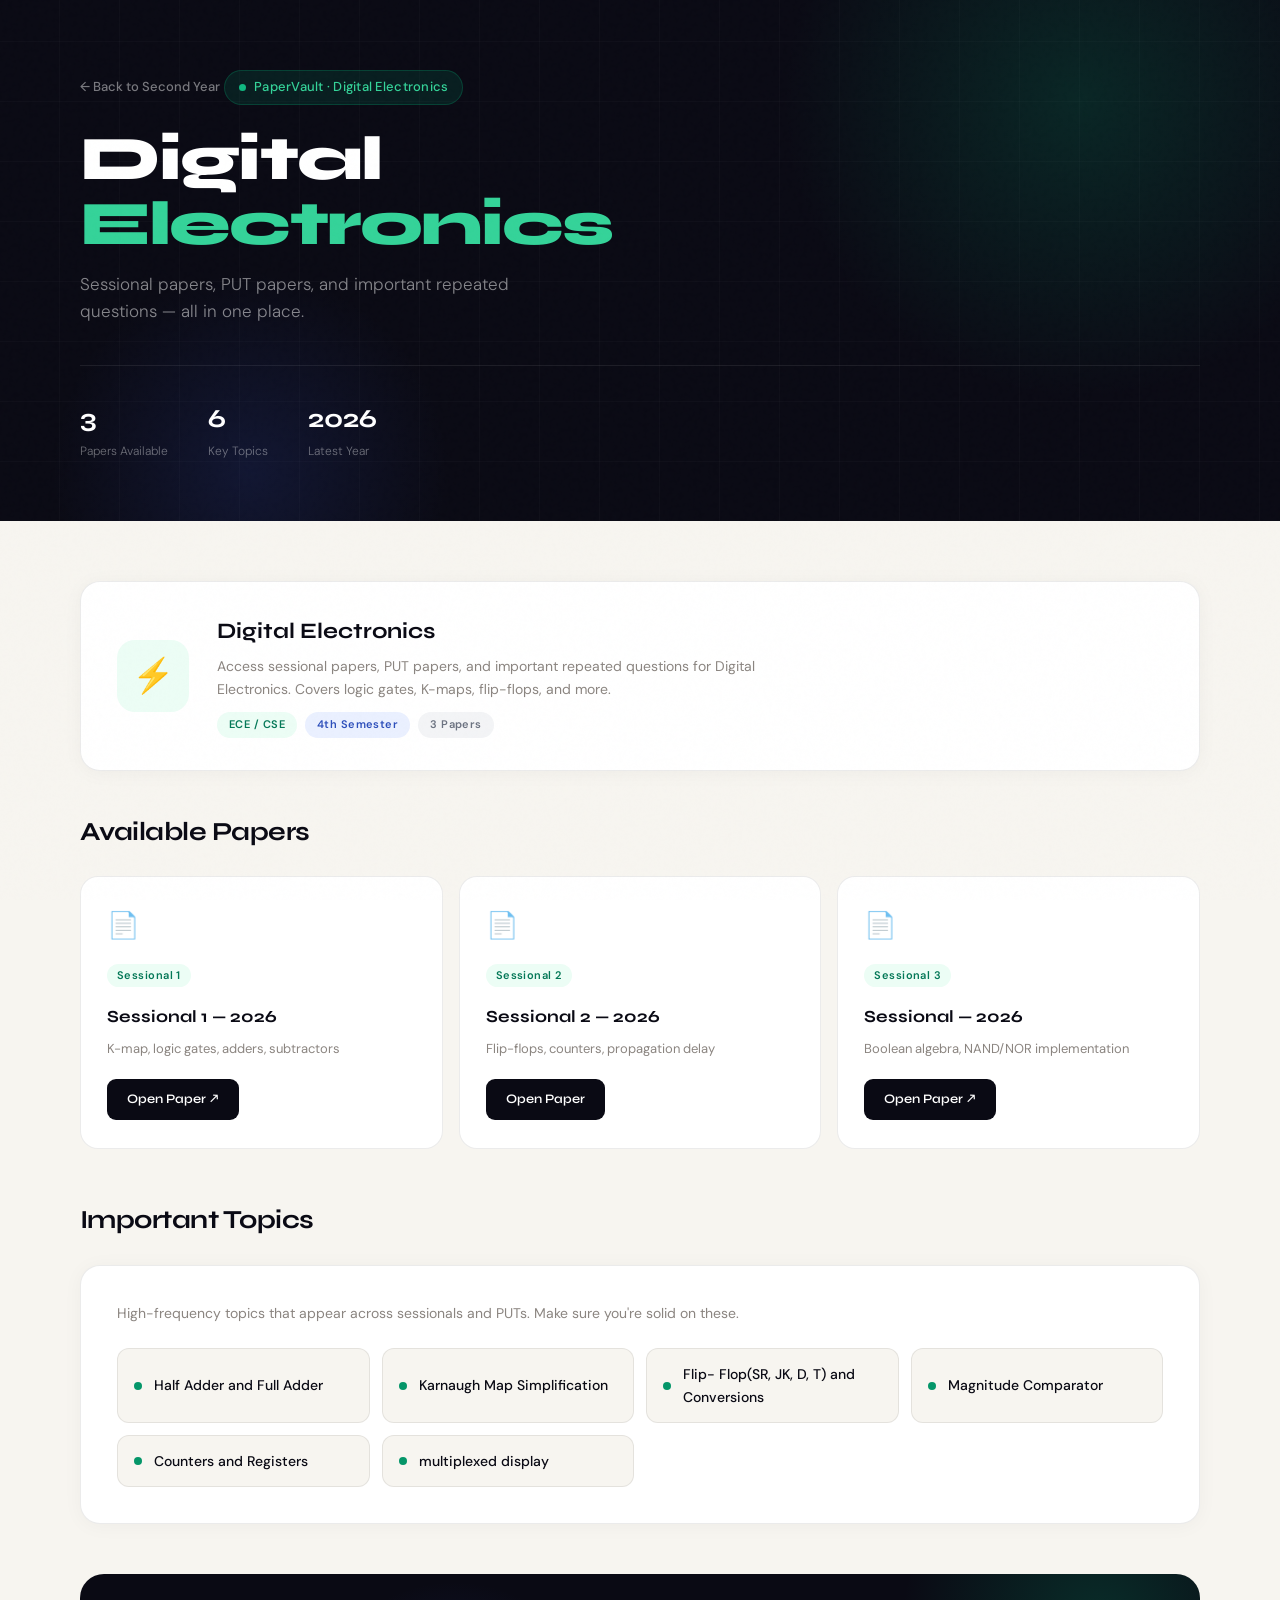
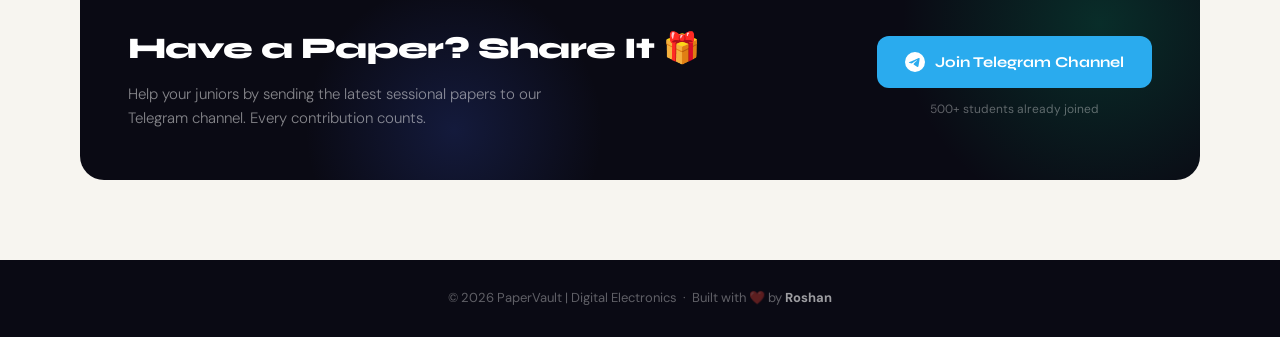
<file: pages/digital.html>
<!DOCTYPE html>
<html lang="en">
<head>
  <meta charset="UTF-8" />
  <meta name="viewport" content="width=device-width, initial-scale=1.0"/>
  <title>PaperVault | Digital Electronics</title>
  <link href="https://fonts.googleapis.com/css2?family=Syne:wght@400;600;700;800&family=DM+Sans:ital,opsz,wght@0,9..40,300;0,9..40,400;0,9..40,500;1,9..40,300&display=swap" rel="stylesheet">
  <style>
    :root {
      --ink: #0a0a14;
      --paper: #f7f5f0;
      --cream: #ede9e1;
      --accent: #059669;
      --accent2: #3b5bdb;
      --muted: #8b8580;
      --card-bg: #ffffff;
      --border: rgba(0,0,0,0.08);
    }

    * {
      margin: 0;
      padding: 0;
      box-sizing: border-box;
    }

    body {
      background: var(--paper);
      color: var(--ink);
      font-family: 'DM Sans', sans-serif;
      line-height: 1.6;
      overflow-x: hidden;
    }

    body::before {
      content: '';
      position: fixed;
      inset: 0;
      background-image: url("data:image/svg+xml,%3Csvg viewBox='0 0 200 200' xmlns='http://www.w3.org/2000/svg'%3E%3Cfilter id='noise'%3E%3CfeTurbulence type='fractalNoise' baseFrequency='0.9' numOctaves='4' stitchTiles='stitch'/%3E%3C/filter%3E%3Crect width='100%25' height='100%25' filter='url(%23noise)' opacity='0.04'/%3E%3C/svg%3E");
      pointer-events: none;
      z-index: 999;
      opacity: 0.4;
    }

    /* ─── HEADER ─── */
    header {
      background: var(--ink);
      color: white;
      position: relative;
      overflow: hidden;
    }

    .header-bg-lines {
      position: absolute;
      inset: 0;
      background-image:
        repeating-linear-gradient(0deg, transparent, transparent 59px, rgba(255,255,255,0.04) 60px),
        repeating-linear-gradient(90deg, transparent, transparent 59px, rgba(255,255,255,0.04) 60px);
    }

    .header-orb {
      position: absolute;
      width: 600px;
      height: 600px;
      border-radius: 50%;
      background: radial-gradient(circle, rgba(5,150,105,0.2) 0%, transparent 70%);
      top: -200px;
      right: -100px;
      pointer-events: none;
    }

    .header-orb2 {
      position: absolute;
      width: 400px;
      height: 400px;
      border-radius: 50%;
      background: radial-gradient(circle, rgba(59,91,219,0.15) 0%, transparent 70%);
      bottom: -150px;
      left: 50px;
      pointer-events: none;
    }

    .header-inner {
      position: relative;
      z-index: 1;
      max-width: 1200px;
      margin: 0 auto;
      padding: 70px 40px 60px;
    }

    .back-link {
      display: inline-flex;
      align-items: center;
      gap: 8px;
      color: rgba(255,255,255,0.45);
      text-decoration: none;
      font-size: 13px;
      font-weight: 500;
      margin-bottom: 24px;
      transition: color 0.2s;
    }

    .back-link:hover { color: rgba(255,255,255,0.8); }

    .header-badge {
      display: inline-flex;
      align-items: center;
      gap: 8px;
      background: rgba(5,150,105,0.15);
      border: 1px solid rgba(5,150,105,0.3);
      color: #34d399;
      padding: 6px 14px;
      border-radius: 100px;
      font-size: 13px;
      font-weight: 500;
      margin-bottom: 22px;
      letter-spacing: 0.02em;
    }

    .header-badge span {
      width: 7px;
      height: 7px;
      background: #10b981;
      border-radius: 50%;
      display: inline-block;
      animation: pulse 2s infinite;
    }

    @keyframes pulse {
      0%, 100% { opacity: 1; transform: scale(1); }
      50% { opacity: 0.5; transform: scale(0.8); }
    }

    header h1 {
      font-family: 'Syne', sans-serif;
      font-size: clamp(36px, 5.5vw, 62px);
      font-weight: 800;
      line-height: 1.05;
      letter-spacing: -0.03em;
      margin-bottom: 14px;
    }

    header h1 em {
      font-style: normal;
      color: #34d399;
    }

    header p {
      font-size: 17px;
      color: rgba(255,255,255,0.5);
      font-weight: 300;
      max-width: 480px;
      margin-bottom: 0;
    }

    .header-stats {
      display: flex;
      gap: 40px;
      margin-top: 40px;
      padding-top: 32px;
      border-top: 1px solid rgba(255,255,255,0.08);
    }

    .stat { display: flex; flex-direction: column; gap: 2px; }
    .stat-num {
      font-family: 'Syne', sans-serif;
      font-size: 26px;
      font-weight: 700;
      color: white;
    }
    .stat-label {
      font-size: 12px;
      color: rgba(255,255,255,0.4);
      font-weight: 300;
    }

    /* ─── MAIN ─── */
    .container {
      max-width: 1200px;
      margin: 0 auto;
      padding: 60px 40px 80px;
    }

    /* ─── SECTION HEADER ─── */
    .section-header {
      display: flex;
      align-items: baseline;
      justify-content: space-between;
      margin-bottom: 24px;
    }

    .section-title {
      font-family: 'Syne', sans-serif;
      font-size: 26px;
      font-weight: 700;
      letter-spacing: -0.02em;
    }

    /* ─── SUBJECT INFO CARD ─── */
    .subject-info {
      background: var(--card-bg);
      border-radius: 20px;
      border: 1.5px solid var(--border);
      padding: 32px 36px;
      margin-bottom: 40px;
      display: flex;
      align-items: center;
      gap: 28px;
      box-shadow: 0 2px 20px rgba(0,0,0,0.04);
    }

    .subject-icon-wrap {
      width: 72px;
      height: 72px;
      border-radius: 18px;
      background: #ecfdf5;
      display: flex;
      align-items: center;
      justify-content: center;
      font-size: 34px;
      flex-shrink: 0;
    }

    .subject-info h2 {
      font-family: 'Syne', sans-serif;
      font-size: 22px;
      font-weight: 700;
      margin-bottom: 6px;
    }

    .subject-info p {
      font-size: 14px;
      color: var(--muted);
      max-width: 600px;
    }

    .subject-tags {
      display: flex;
      gap: 8px;
      margin-top: 12px;
      flex-wrap: wrap;
    }

    .stag {
      padding: 4px 12px;
      border-radius: 100px;
      font-size: 11px;
      font-weight: 600;
      letter-spacing: 0.04em;
    }

    .stag-green { background: #ecfdf5; color: #047857; }
    .stag-blue  { background: #eaf0ff; color: #2d4fbb; }
    .stag-gray  { background: #f3f4f6; color: #6b7280; }

    /* ─── PAPER GRID ─── */
    .paper-grid {
      display: grid;
      grid-template-columns: repeat(auto-fill, minmax(280px, 1fr));
      gap: 16px;
      margin-bottom: 50px;
    }

    .paper-box {
      background: var(--card-bg);
      padding: 28px 26px;
      border-radius: 18px;
      border: 1.5px solid var(--border);
      transition: transform 0.2s, box-shadow 0.2s, border-color 0.2s;
      position: relative;
      overflow: hidden;
    }

    .paper-box::after {
      content: '';
      position: absolute;
      bottom: 0;
      left: 0;
      right: 0;
      height: 3px;
      background: var(--box-accent, var(--accent));
      transform: scaleX(0);
      transform-origin: left;
      transition: transform 0.25s ease;
    }

    .paper-box:hover {
      transform: translateY(-4px);
      box-shadow: 0 16px 40px rgba(0,0,0,0.1);
      border-color: transparent;
    }

    .paper-box:hover::after { transform: scaleX(1); }

    .paper-box-icon {
      font-size: 26px;
      margin-bottom: 14px;
      display: block;
    }

    .paper-box h3 {
      font-family: 'Syne', sans-serif;
      font-size: 17px;
      font-weight: 700;
      margin-bottom: 8px;
      color: var(--ink);
    }

    .paper-box p {
      font-size: 13px;
      color: var(--muted);
      margin-bottom: 20px;
    }

    .paper-type-tag {
      display: inline-block;
      padding: 3px 10px;
      border-radius: 100px;
      font-size: 11px;
      font-weight: 600;
      letter-spacing: 0.04em;
      margin-bottom: 16px;
    }

    .tag-sess { background: #ecfdf5; color: #047857; }
    .tag-put  { background: #eaf0ff; color: #2d4fbb; }
    .tag-na   { background: #f3f4f6; color: #9ca3af; }

    .paper-box a {
      display: inline-flex;
      align-items: center;
      gap: 8px;
      text-decoration: none;
      background: var(--ink);
      color: white;
      padding: 10px 20px;
      border-radius: 9px;
      font-family: 'Syne', sans-serif;
      font-weight: 600;
      font-size: 13px;
      transition: background 0.2s, transform 0.15s;
    }

    .paper-box a:hover {
      background: var(--box-accent, var(--accent));
      transform: scale(1.03);
    }

    .paper-box a.disabled {
      background: #e5e7eb;
      color: #9ca3af;
      cursor: not-allowed;
      pointer-events: none;
    }

    /* ─── TOPICS ─── */
    .topics-card {
      background: var(--card-bg);
      padding: 36px;
      border-radius: 20px;
      border: 1.5px solid var(--border);
      box-shadow: 0 2px 20px rgba(0,0,0,0.04);
      margin-bottom: 50px;
    }

    .topics-grid {
      display: grid;
      grid-template-columns: repeat(auto-fill, minmax(240px, 1fr));
      gap: 12px;
      margin-top: 24px;
    }

    .topic-item {
      display: flex;
      align-items: center;
      gap: 12px;
      padding: 14px 16px;
      background: var(--paper);
      border-radius: 12px;
      border: 1.5px solid var(--border);
      font-size: 14px;
      font-weight: 500;
      transition: border-color 0.2s, background 0.2s;
    }

    .topic-item:hover {
      border-color: rgba(5,150,105,0.3);
      background: #f0fdf8;
    }

    .topic-dot {
      width: 8px;
      height: 8px;
      border-radius: 50%;
      background: var(--accent);
      flex-shrink: 0;
    }

    /* ─── CONTRIBUTE CTA ─── */
    .contribute-box {
      background: var(--ink);
      color: white;
      padding: 50px 48px;
      border-radius: 24px;
      display: flex;
      align-items: center;
      justify-content: space-between;
      gap: 40px;
      position: relative;
      overflow: hidden;
    }

    .contribute-box::before {
      content: '';
      position: absolute;
      width: 400px;
      height: 400px;
      border-radius: 50%;
      background: radial-gradient(circle, rgba(5,150,105,0.25) 0%, transparent 70%);
      top: -150px;
      right: -100px;
      pointer-events: none;
    }

    .contribute-box::after {
      content: '';
      position: absolute;
      width: 300px;
      height: 300px;
      border-radius: 50%;
      background: radial-gradient(circle, rgba(59,91,219,0.2) 0%, transparent 70%);
      bottom: -100px;
      left: 20%;
      pointer-events: none;
    }

    .contribute-text { position: relative; z-index: 1; }

    .contribute-text h2 {
      font-family: 'Syne', sans-serif;
      font-size: 30px;
      font-weight: 800;
      margin-bottom: 10px;
      letter-spacing: -0.02em;
    }

    .contribute-text p {
      font-size: 15px;
      color: rgba(255,255,255,0.5);
      font-weight: 300;
      max-width: 420px;
    }

    .contribute-actions {
      display: flex;
      flex-direction: column;
      gap: 12px;
      align-items: center;
      position: relative;
      z-index: 1;
      flex-shrink: 0;
    }

    .tg-btn {
      display: inline-flex;
      align-items: center;
      gap: 10px;
      padding: 14px 28px;
      background: #2AABEE;
      color: white;
      text-decoration: none;
      border-radius: 12px;
      font-family: 'Syne', sans-serif;
      font-weight: 700;
      font-size: 15px;
      transition: background 0.2s, transform 0.15s;
      white-space: nowrap;
    }

    .tg-btn:hover {
      background: #1a9bde;
      transform: scale(1.04);
    }

    .tg-note {
      font-size: 12px;
      color: rgba(255,255,255,0.35);
    }

    /* ─── ANIMATIONS ─── */
    .fade-up {
      opacity: 0;
      transform: translateY(20px);
      animation: fadeUp 0.5s forwards;
    }

    @keyframes fadeUp {
      to { opacity: 1; transform: translateY(0); }
    }

    .delay-1 { animation-delay: 0.1s; }
    .delay-2 { animation-delay: 0.2s; }
    .delay-3 { animation-delay: 0.3s; }

    /* ─── FOOTER ─── */
    footer {
      background: var(--ink);
      color: rgba(255,255,255,0.35);
      text-align: center;
      padding: 28px 20px;
      font-size: 13px;
    }

    footer strong { color: rgba(255,255,255,0.6); }

    @media (max-width: 700px) {
      .header-inner { padding: 50px 24px 44px; }
      .container { padding: 40px 20px 60px; }
      .header-stats { gap: 24px; }
      .subject-info { flex-direction: column; gap: 16px; }
      .contribute-box { flex-direction: column; padding: 36px 28px; text-align: center; }
      .contribute-text p { margin: 0 auto; }
    }
  </style>
</head>
<body>

  <header>
    <div class="header-bg-lines"></div>
    <div class="header-orb"></div>
    <div class="header-orb2"></div>
    <div class="header-inner">
      <a href="subTwo.html" class="back-link fade-up">← Back to Second Year</a>
      <div class="header-badge fade-up delay-1">
        <span></span> PaperVault · Digital Electronics
      </div>
      <h1 class="fade-up delay-1">
        Digital<br><em>Electronics</em>
      </h1>
      <p class="fade-up delay-2">
        Sessional papers, PUT papers, and important repeated questions — all in one place.
      </p>
      <div class="header-stats fade-up delay-3">
        <div class="stat">
          <span class="stat-num">3</span>
          <span class="stat-label">Papers Available</span>
        </div>
        <div class="stat">
          <span class="stat-num">6</span>
          <span class="stat-label">Key Topics</span>
        </div>
        <div class="stat">
          <span class="stat-num">2026</span>
          <span class="stat-label">Latest Year</span>
        </div>
      </div>
    </div>
  </header>

  <div class="container">

    <!-- Subject Info -->
    <div class="subject-info fade-up">
      <div class="subject-icon-wrap">⚡</div>
      <div>
        <h2>Digital Electronics</h2>
        <p>Access sessional papers, PUT papers, and important repeated questions for Digital Electronics. Covers logic gates, K-maps, flip-flops, and more.</p>
        <div class="subject-tags">
          <span class="stag stag-green">ECE / CSE</span>
          <span class="stag stag-blue">4th Semester</span>
          <span class="stag stag-gray">3 Papers</span>
        </div>
      </div>
    </div>

    <!-- Papers -->
    <div class="section-header">
      <h2 class="section-title">Available Papers</h2>
    </div>

    <div class="paper-grid">

      <div class="paper-box" style="--box-accent:#059669;">
        <span class="paper-box-icon">📄</span>
        <span class="paper-type-tag tag-sess">Sessional 1</span>
        <h3>Sessional 1 — 2026</h3>
        <p>K-map, logic gates, adders, subtractors</p>
        <a href="https://drive.google.com/file/d/1zLcSnVj4xgojFIDp60pKzK4BfF113yq0/view?usp=sharing" target="_blank">
          Open Paper ↗
        </a>
      </div>

      <div class="paper-box" style="--box-accent:#42b1cd;">
        <span class="paper-box-icon">📄</span>
        <span class="paper-type-tag tag-sess">Sessional 2</span>
        <h3>Sessional 2 — 2026</h3>
        <p>Flip-flops, counters, propagation delay</p>
        <a href="https://drive.google.com/file/d/1G-IA8S7rD9bmeIWx92bb2h-RS_aDEIEX/view?usp=sharing">Open Paper</a>
      </div>

      <div class="paper-box" style="--box-accent:#3b5bdb;">
        <span class="paper-box-icon">📄</span>
        <span class="paper-type-tag tag-sess">Sessional 3</span>
        <h3>Sessional — 2026</h3>
        <p>Boolean algebra, NAND/NOR implementation</p>
        <a href="YOUR_GOOGLE_DRIVE_LINK_HERE" target="_blank">Open Paper ↗</a>
      </div>

    </div>

    <!-- Important Topics -->
    <div class="section-header">
      <h2 class="section-title">Important Topics</h2>
    </div>

    <div class="topics-card">
      <p style="font-size:14px; color:var(--muted);">High-frequency topics that appear across sessionals and PUTs. Make sure you're solid on these.</p>
      <div class="topics-grid">
        <div class="topic-item"><span class="topic-dot"></span>Half Adder and Full Adder</div>
        <div class="topic-item"><span class="topic-dot"></span>Karnaugh Map Simplification</div>
        <div class="topic-item"><span class="topic-dot"></span>Flip- Flop(SR, JK, D, T) and Conversions</div>
        <div class="topic-item"><span class="topic-dot"></span>Magnitude Comparator</div>
        <div class="topic-item"><span class="topic-dot"></span>Counters and Registers</div>
        <div class="topic-item"><span class="topic-dot"></span>multiplexed display</div>
      </div>
    </div>

    <!-- Contribute CTA -->
    <div class="contribute-box">
      <div class="contribute-text">
        <h2>Have a Paper? Share It 🎁</h2>
        <p>Help your juniors by sending the latest sessional papers to our Telegram channel. Every contribution counts.</p>
      </div>
      <div class="contribute-actions">
        <a href=href="https://t.me/+d8AozSrEgHFjOGM1" target="_blank" rel="noopener noreferrer" class="tg-btn">
          <svg width="20" height="20" viewBox="0 0 24 24" fill="white"><path d="M11.944 0A12 12 0 0 0 0 12a12 12 0 0 0 12 12 12 12 0 0 0 12-12A12 12 0 0 0 12 0a12 12 0 0 0-.056 0zm4.962 7.224c.1-.002.321.023.465.14a.506.506 0 0 1 .171.325c.016.093.036.306.02.472-.18 1.898-.962 6.502-1.36 8.627-.168.9-.499 1.201-.82 1.23-.696.065-1.225-.46-1.9-.902-1.056-.693-1.653-1.124-2.678-1.8-1.185-.78-.417-1.21.258-1.91.177-.184 3.247-2.977 3.307-3.23.007-.032.014-.15-.056-.212s-.174-.041-.249-.024c-.106.024-1.793 1.14-5.061 3.345-.48.33-.913.49-1.302.48-.428-.008-1.252-.241-1.865-.44-.752-.245-1.349-.374-1.297-.789.027-.216.325-.437.893-.663 3.498-1.524 5.83-2.529 6.998-3.014 3.332-1.386 4.025-1.627 4.476-1.635z"/></svg>
          Join Telegram Channel
        </a>
        <span class="tg-note">500+ students already joined</span>
      </div>
    </div>

  </div>

  <footer>
    © 2026 PaperVault | Digital Electronics &nbsp;·&nbsp; Built with ❤️ by <strong>Roshan</strong>
  </footer>

</body>
</html>
</file>
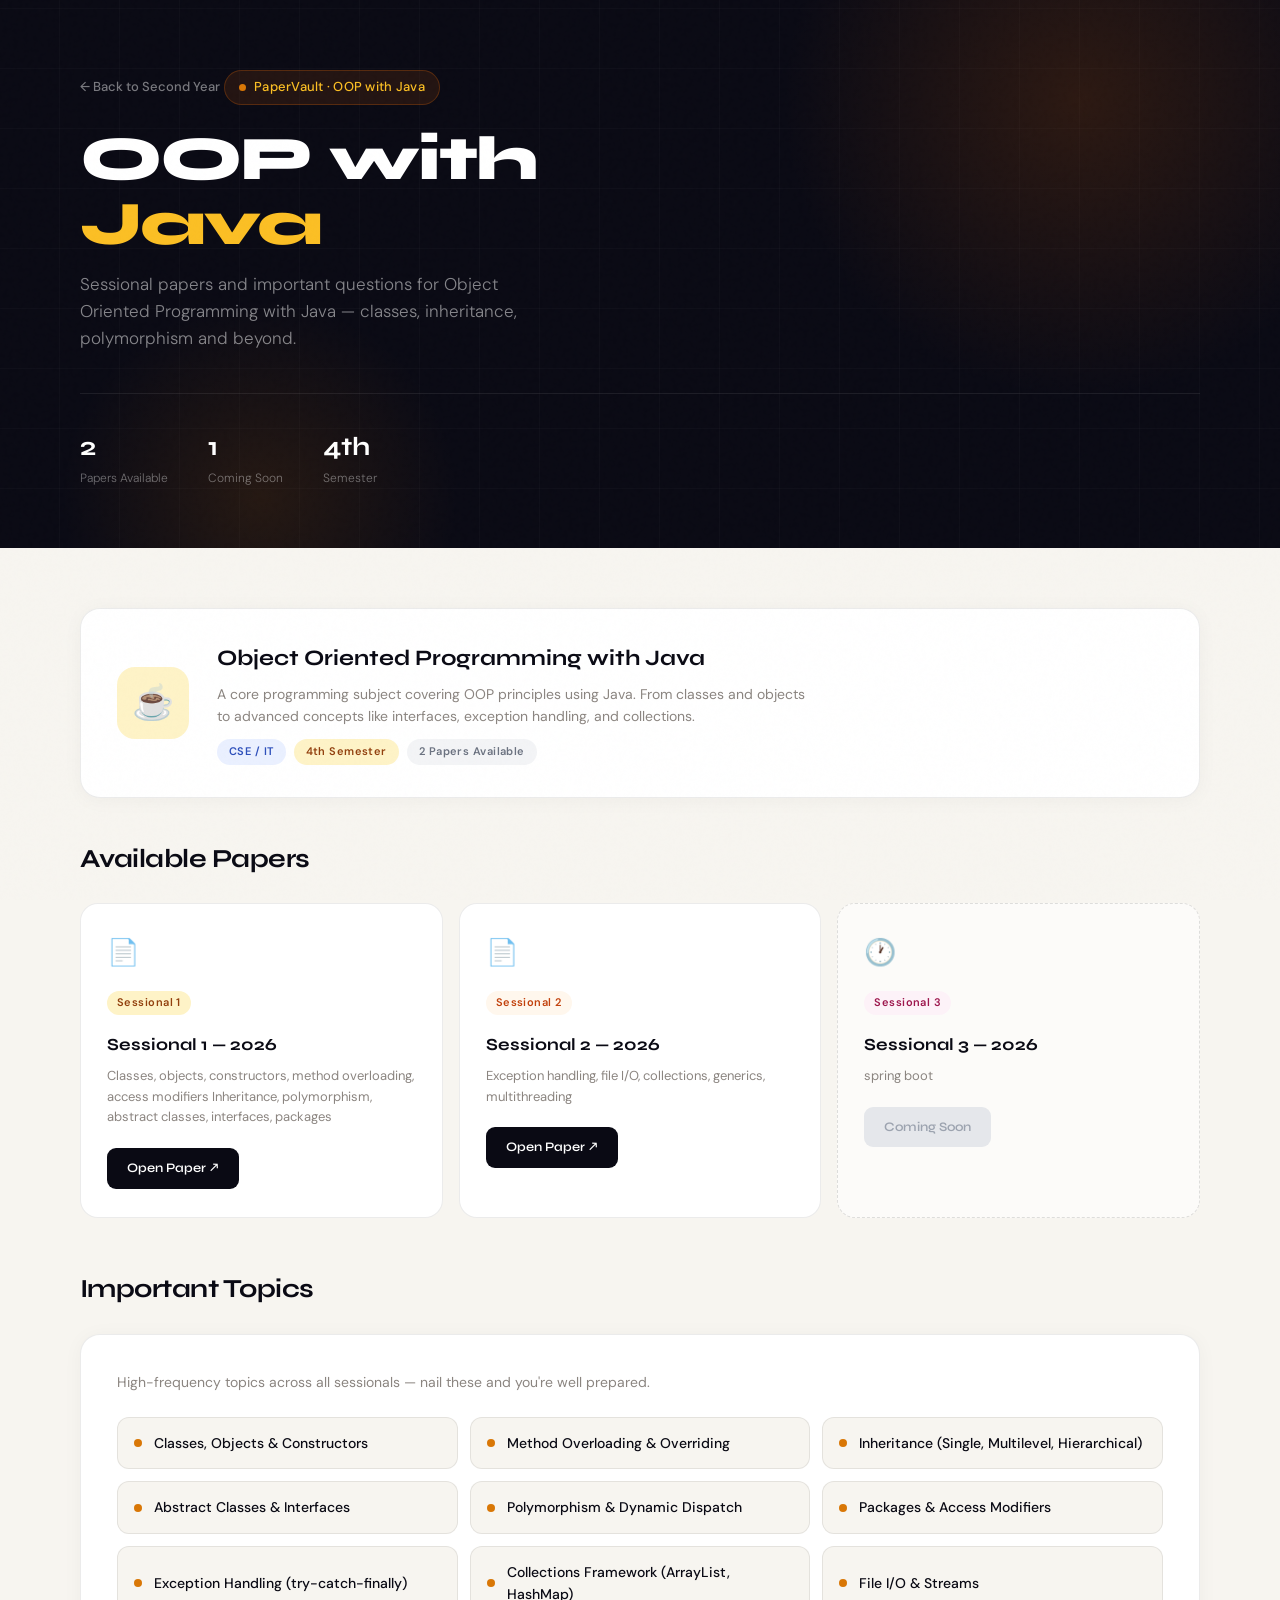
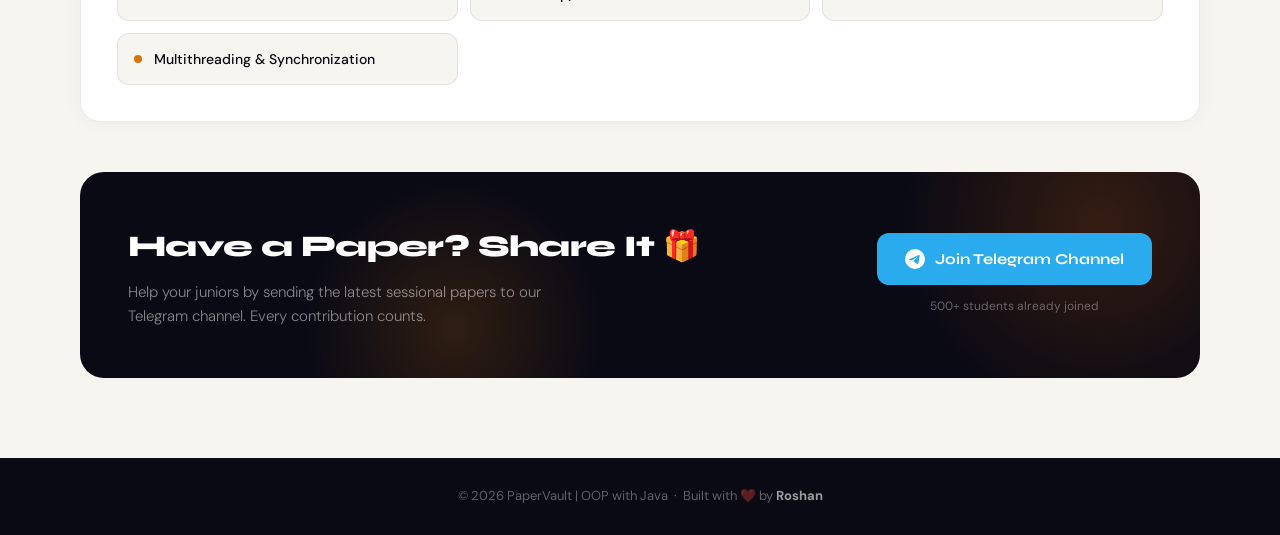
<file: pages/java.html>
<!DOCTYPE html>
<html lang="en">
<head>
  <meta charset="UTF-8" />
  <meta name="viewport" content="width=device-width, initial-scale=1.0"/>
  <title>PaperVault | OOP with Java</title>
  <link href="https://fonts.googleapis.com/css2?family=Syne:wght@400;600;700;800&family=DM+Sans:ital,opsz,wght@0,9..40,300;0,9..40,400;0,9..40,500;1,9..40,300&display=swap" rel="stylesheet">
  <style>
    :root {
      --ink: #0a0a14;
      --paper: #f7f5f0;
      --accent: #b45309;
      --accent-light: #fef3c7;
      --accent-glow: #d97706;
      --muted: #8b8580;
      --card-bg: #ffffff;
      --border: rgba(0,0,0,0.08);
    }

    * { margin: 0; padding: 0; box-sizing: border-box; }

    body {
      background: var(--paper);
      color: var(--ink);
      font-family: 'DM Sans', sans-serif;
      line-height: 1.6;
      overflow-x: hidden;
    }

    body::before {
      content: '';
      position: fixed;
      inset: 0;
      background-image: url("data:image/svg+xml,%3Csvg viewBox='0 0 200 200' xmlns='http://www.w3.org/2000/svg'%3E%3Cfilter id='noise'%3E%3CfeTurbulence type='fractalNoise' baseFrequency='0.9' numOctaves='4' stitchTiles='stitch'/%3E%3C/filter%3E%3Crect width='100%25' height='100%25' filter='url(%23noise)' opacity='0.04'/%3E%3C/svg%3E");
      pointer-events: none;
      z-index: 999;
      opacity: 0.4;
    }

    /* ─── HEADER ─── */
    header {
      background: var(--ink);
      color: white;
      position: relative;
      overflow: hidden;
    }

    .header-bg-lines {
      position: absolute;
      inset: 0;
      background-image:
        repeating-linear-gradient(0deg, transparent, transparent 59px, rgba(255,255,255,0.04) 60px),
        repeating-linear-gradient(90deg, transparent, transparent 59px, rgba(255,255,255,0.04) 60px);
    }

    .header-orb {
      position: absolute;
      width: 600px; height: 600px;
      border-radius: 50%;
      background: radial-gradient(circle, rgba(180,83,9,0.2) 0%, transparent 70%);
      top: -200px; right: -100px;
      pointer-events: none;
    }

    .header-orb2 {
      position: absolute;
      width: 400px; height: 400px;
      border-radius: 50%;
      background: radial-gradient(circle, rgba(217,119,6,0.13) 0%, transparent 70%);
      bottom: -150px; left: 60px;
      pointer-events: none;
    }

    .header-inner {
      position: relative;
      z-index: 1;
      max-width: 1200px;
      margin: 0 auto;
      padding: 70px 40px 60px;
    }

    .back-link {
      display: inline-flex;
      align-items: center;
      gap: 8px;
      color: rgba(255,255,255,0.45);
      text-decoration: none;
      font-size: 13px;
      font-weight: 500;
      margin-bottom: 24px;
      transition: color 0.2s;
    }
    .back-link:hover { color: rgba(255,255,255,0.8); }

    .header-badge {
      display: inline-flex;
      align-items: center;
      gap: 8px;
      background: rgba(180,83,9,0.15);
      border: 1px solid rgba(180,83,9,0.35);
      color: #fbbf24;
      padding: 6px 14px;
      border-radius: 100px;
      font-size: 13px;
      font-weight: 500;
      margin-bottom: 22px;
      letter-spacing: 0.02em;
    }

    .header-badge span {
      width: 7px; height: 7px;
      background: #d97706;
      border-radius: 50%;
      display: inline-block;
      animation: pulse 2s infinite;
    }

    @keyframes pulse {
      0%, 100% { opacity: 1; transform: scale(1); }
      50% { opacity: 0.5; transform: scale(0.8); }
    }

    header h1 {
      font-family: 'Syne', sans-serif;
      font-size: clamp(36px, 5.5vw, 62px);
      font-weight: 800;
      line-height: 1.05;
      letter-spacing: -0.03em;
      margin-bottom: 14px;
    }

    header h1 em {
      font-style: normal;
      color: #fbbf24;
    }

    header p {
      font-size: 17px;
      color: rgba(255,255,255,0.5);
      font-weight: 300;
      max-width: 480px;
    }

    .header-stats {
      display: flex;
      gap: 40px;
      margin-top: 40px;
      padding-top: 32px;
      border-top: 1px solid rgba(255,255,255,0.08);
    }

    .stat { display: flex; flex-direction: column; gap: 2px; }
    .stat-num {
      font-family: 'Syne', sans-serif;
      font-size: 26px;
      font-weight: 700;
      color: white;
    }
    .stat-label { font-size: 12px; color: rgba(255,255,255,0.4); font-weight: 300; }

    /* ─── MAIN ─── */
    .container {
      max-width: 1200px;
      margin: 0 auto;
      padding: 60px 40px 80px;
    }

    .section-header {
      display: flex;
      align-items: baseline;
      justify-content: space-between;
      margin-bottom: 24px;
    }

    .section-title {
      font-family: 'Syne', sans-serif;
      font-size: 26px;
      font-weight: 700;
      letter-spacing: -0.02em;
    }

    /* ─── SUBJECT INFO ─── */
    .subject-info {
      background: var(--card-bg);
      border-radius: 20px;
      border: 1.5px solid var(--border);
      padding: 32px 36px;
      margin-bottom: 40px;
      display: flex;
      align-items: center;
      gap: 28px;
      box-shadow: 0 2px 20px rgba(0,0,0,0.04);
    }

    .subject-icon-wrap {
      width: 72px; height: 72px;
      border-radius: 18px;
      background: #fef3c7;
      display: flex;
      align-items: center;
      justify-content: center;
      font-size: 34px;
      flex-shrink: 0;
    }

    .subject-info h2 {
      font-family: 'Syne', sans-serif;
      font-size: 22px;
      font-weight: 700;
      margin-bottom: 6px;
    }

    .subject-info p {
      font-size: 14px;
      color: var(--muted);
      max-width: 600px;
    }

    .subject-tags {
      display: flex;
      gap: 8px;
      margin-top: 12px;
      flex-wrap: wrap;
    }

    .stag {
      padding: 4px 12px;
      border-radius: 100px;
      font-size: 11px;
      font-weight: 600;
      letter-spacing: 0.04em;
    }

    .stag-amber { background: #fef3c7; color: #92400e; }
    .stag-blue  { background: #eaf0ff; color: #2d4fbb; }
    .stag-gray  { background: #f3f4f6; color: #6b7280; }

    /* ─── PAPER GRID ─── */
    .paper-grid {
      display: grid;
      grid-template-columns: repeat(auto-fill, minmax(280px, 1fr));
      gap: 16px;
      margin-bottom: 50px;
    }

    .paper-box {
      background: var(--card-bg);
      padding: 28px 26px;
      border-radius: 18px;
      border: 1.5px solid var(--border);
      transition: transform 0.2s, box-shadow 0.2s, border-color 0.2s;
      position: relative;
      overflow: hidden;
    }

    .paper-box::after {
      content: '';
      position: absolute;
      bottom: 0; left: 0; right: 0;
      height: 3px;
      background: var(--box-accent, #d97706);
      transform: scaleX(0);
      transform-origin: left;
      transition: transform 0.25s ease;
    }

    .paper-box:hover {
      transform: translateY(-4px);
      box-shadow: 0 16px 40px rgba(0,0,0,0.1);
      border-color: transparent;
    }

    .paper-box:hover::after { transform: scaleX(1); }

    .paper-box-icon {
      font-size: 26px;
      margin-bottom: 14px;
      display: block;
    }

    .paper-type-tag {
      display: inline-block;
      padding: 3px 10px;
      border-radius: 100px;
      font-size: 11px;
      font-weight: 600;
      letter-spacing: 0.04em;
      margin-bottom: 16px;
    }

    .tag-sess1 { background: #fef3c7; color: #92400e; }
    .tag-sess2 { background: #fff7ed; color: #c2410c; }
    .tag-sess3 { background: #fdf2f8; color: #9d174d; }
    .tag-na    { background: #f3f4f6; color: #9ca3af; }

    .paper-box h3 {
      font-family: 'Syne', sans-serif;
      font-size: 17px;
      font-weight: 700;
      margin-bottom: 8px;
      color: var(--ink);
    }

    .paper-box p {
      font-size: 13px;
      color: var(--muted);
      margin-bottom: 20px;
    }

    .paper-box a {
      display: inline-flex;
      align-items: center;
      gap: 8px;
      text-decoration: none;
      background: var(--ink);
      color: white;
      padding: 10px 20px;
      border-radius: 9px;
      font-family: 'Syne', sans-serif;
      font-weight: 600;
      font-size: 13px;
      transition: background 0.2s, transform 0.15s;
    }

    .paper-box a:hover {
      background: var(--box-accent, #d97706);
      transform: scale(1.03);
    }

    .paper-box a.disabled {
      background: #e5e7eb;
      color: #9ca3af;
      cursor: not-allowed;
      pointer-events: none;
    }

    /* coming-soon card style */
    .paper-box.soon {
      border-style: dashed;
      border-color: rgba(0,0,0,0.12);
      background: rgba(255,255,255,0.6);
    }

    /* ─── TOPICS ─── */
    .topics-card {
      background: var(--card-bg);
      padding: 36px;
      border-radius: 20px;
      border: 1.5px solid var(--border);
      box-shadow: 0 2px 20px rgba(0,0,0,0.04);
      margin-bottom: 50px;
    }

    .topics-grid {
      display: grid;
      grid-template-columns: repeat(auto-fill, minmax(260px, 1fr));
      gap: 12px;
      margin-top: 24px;
    }

    .topic-item {
      display: flex;
      align-items: center;
      gap: 12px;
      padding: 14px 16px;
      background: var(--paper);
      border-radius: 12px;
      border: 1.5px solid var(--border);
      font-size: 14px;
      font-weight: 500;
      transition: border-color 0.2s, background 0.2s;
    }

    .topic-item:hover {
      border-color: rgba(217,119,6,0.35);
      background: #fffbeb;
    }

    .topic-dot {
      width: 8px; height: 8px;
      border-radius: 50%;
      background: var(--accent-glow);
      flex-shrink: 0;
    }

    /* ─── CONTRIBUTE CTA ─── */
    .contribute-box {
      background: var(--ink);
      color: white;
      padding: 50px 48px;
      border-radius: 24px;
      display: flex;
      align-items: center;
      justify-content: space-between;
      gap: 40px;
      position: relative;
      overflow: hidden;
    }

    .contribute-box::before {
      content: '';
      position: absolute;
      width: 400px; height: 400px;
      border-radius: 50%;
      background: radial-gradient(circle, rgba(180,83,9,0.25) 0%, transparent 70%);
      top: -150px; right: -100px;
      pointer-events: none;
    }

    .contribute-box::after {
      content: '';
      position: absolute;
      width: 300px; height: 300px;
      border-radius: 50%;
      background: radial-gradient(circle, rgba(217,119,6,0.18) 0%, transparent 70%);
      bottom: -100px; left: 20%;
      pointer-events: none;
    }

    .contribute-text { position: relative; z-index: 1; }

    .contribute-text h2 {
      font-family: 'Syne', sans-serif;
      font-size: 30px;
      font-weight: 800;
      margin-bottom: 10px;
      letter-spacing: -0.02em;
    }

    .contribute-text p {
      font-size: 15px;
      color: rgba(255,255,255,0.5);
      font-weight: 300;
      max-width: 420px;
    }

    .contribute-actions {
      display: flex;
      flex-direction: column;
      gap: 12px;
      align-items: center;
      position: relative;
      z-index: 1;
      flex-shrink: 0;
    }

    .tg-btn {
      display: inline-flex;
      align-items: center;
      gap: 10px;
      padding: 14px 28px;
      background: #2AABEE;
      color: white;
      text-decoration: none;
      border-radius: 12px;
      font-family: 'Syne', sans-serif;
      font-weight: 700;
      font-size: 15px;
      transition: background 0.2s, transform 0.15s;
      white-space: nowrap;
    }

    .tg-btn:hover { background: #1a9bde; transform: scale(1.04); }
    .tg-note { font-size: 12px; color: rgba(255,255,255,0.35); }

    /* ─── ANIMATIONS ─── */
    .fade-up {
      opacity: 0;
      transform: translateY(20px);
      animation: fadeUp 0.5s forwards;
    }

    @keyframes fadeUp { to { opacity: 1; transform: translateY(0); } }

    .delay-1 { animation-delay: 0.1s; }
    .delay-2 { animation-delay: 0.2s; }
    .delay-3 { animation-delay: 0.3s; }

    /* ─── FOOTER ─── */
    footer {
      background: var(--ink);
      color: rgba(255,255,255,0.35);
      text-align: center;
      padding: 28px 20px;
      font-size: 13px;
    }

    footer strong { color: rgba(255,255,255,0.6); }

    @media (max-width: 700px) {
      .header-inner { padding: 50px 24px 44px; }
      .container { padding: 40px 20px 60px; }
      .header-stats { gap: 24px; }
      .subject-info { flex-direction: column; gap: 16px; }
      .contribute-box { flex-direction: column; padding: 36px 28px; text-align: center; }
      .contribute-text p { margin: 0 auto; }
    }
  </style>
</head>
<body>

  <header>
    <div class="header-bg-lines"></div>
    <div class="header-orb"></div>
    <div class="header-orb2"></div>
    <div class="header-inner">
      <a href="subTwo.html" class="back-link fade-up">← Back to Second Year</a>
      <div class="header-badge fade-up delay-1">
        <span></span> PaperVault · OOP with Java
      </div>
      <h1 class="fade-up delay-1">
        OOP with<br><em>Java</em>
      </h1>
      <p class="fade-up delay-2">
        Sessional papers and important questions for Object Oriented Programming with Java — classes, inheritance, polymorphism and beyond.
      </p>
      <div class="header-stats fade-up delay-3">
        <div class="stat">
          <span class="stat-num">2</span>
          <span class="stat-label">Papers Available</span>
        </div>
        <div class="stat">
          <span class="stat-num">1</span>
          <span class="stat-label">Coming Soon</span>
        </div>
        <div class="stat">
          <span class="stat-num">4th</span>
          <span class="stat-label">Semester</span>
        </div>
      </div>
    </div>
  </header>

  <div class="container">

    <!-- Subject Info -->
    <div class="subject-info fade-up">
      <div class="subject-icon-wrap">☕</div>
      <div>
        <h2>Object Oriented Programming with Java</h2>
        <p>A core programming subject covering OOP principles using Java. From classes and objects to advanced concepts like interfaces, exception handling, and collections.</p>
        <div class="subject-tags">
          <span class="stag stag-blue">CSE / IT</span>
          <span class="stag stag-amber">4th Semester</span>
          <span class="stag stag-gray">2 Papers Available</span>
        </div>
      </div>
    </div>

    <!-- Papers -->
    <div class="section-header">
      <h2 class="section-title">Available Papers</h2>
    </div>

    <div class="paper-grid">

      <div class="paper-box" style="--box-accent:#d97706;">
        <span class="paper-box-icon">📄</span>
        <span class="paper-type-tag tag-sess1">Sessional 1</span>
        <h3>Sessional 1 — 2026</h3>
        <p>Classes, objects, constructors, method overloading, access modifiers
            Inheritance, polymorphism, abstract classes, interfaces, packages
        </p>
        <a href="https://drive.google.com/file/d/1z9ZypaK0LAvkkn9hGNfIsGA37oVk1gpi/view?usp=sharing" target="_blank">Open Paper ↗</a>
      </div>

      <div class="paper-box" style="--box-accent:#c2410c;">
        <span class="paper-box-icon">📄</span>
        <span class="paper-type-tag tag-sess2">Sessional 2</span>
        <h3>Sessional 2 — 2026</h3>
        <p>Exception handling, file I/O, collections, generics, multithreading</p>
        <a href="https://drive.google.com/file/d/1bnqCwmzAG1Ilibl-p2XbJa9Tbe9tJ7k4/view?usp=sharing" target="_blank">Open Paper ↗</a>
      </div>

      <div class="paper-box soon" style="--box-accent:#9d174d;">
        <span class="paper-box-icon">🕐</span>
        <span class="paper-type-tag tag-sess3">Sessional 3</span>
        <h3>Sessional 3 — 2026</h3>
        <p> spring boot</p>
        <a href="#" class="disabled">Coming Soon</a>
      </div>

    </div>

    <!-- Important Topics -->
    <div class="section-header">
      <h2 class="section-title">Important Topics</h2>
    </div>

    <div class="topics-card">
      <p style="font-size:14px; color:var(--muted);">High-frequency topics across all sessionals — nail these and you're well prepared.</p>
      <div class="topics-grid">
        <div class="topic-item"><span class="topic-dot"></span>Classes, Objects & Constructors</div>
        <div class="topic-item"><span class="topic-dot"></span>Method Overloading & Overriding</div>
        <div class="topic-item"><span class="topic-dot"></span>Inheritance (Single, Multilevel, Hierarchical)</div>
        <div class="topic-item"><span class="topic-dot"></span>Abstract Classes & Interfaces</div>
        <div class="topic-item"><span class="topic-dot"></span>Polymorphism & Dynamic Dispatch</div>
        <div class="topic-item"><span class="topic-dot"></span>Packages & Access Modifiers</div>
        <div class="topic-item"><span class="topic-dot"></span>Exception Handling (try-catch-finally)</div>
        <div class="topic-item"><span class="topic-dot"></span>Collections Framework (ArrayList, HashMap)</div>
        <div class="topic-item"><span class="topic-dot"></span>File I/O & Streams</div>
        <div class="topic-item"><span class="topic-dot"></span>Multithreading & Synchronization</div>
      </div>
    </div>

    <!-- Contribute CTA -->
    <div class="contribute-box">
      <div class="contribute-text">
        <h2>Have a Paper? Share It 🎁</h2>
        <p>Help your juniors by sending the latest sessional papers to our Telegram channel. Every contribution counts.</p>
      </div>
      <div class="contribute-actions">
        <a href=href="https://t.me/+d8AozSrEgHFjOGM1" target="_blank" rel="noopener noreferrer"class="tg-btn">
          <svg width="20" height="20" viewBox="0 0 24 24" fill="white"><path d="M11.944 0A12 12 0 0 0 0 12a12 12 0 0 0 12 12 12 12 0 0 0 12-12A12 12 0 0 0 12 0a12 12 0 0 0-.056 0zm4.962 7.224c.1-.002.321.023.465.14a.506.506 0 0 1 .171.325c.016.093.036.306.02.472-.18 1.898-.962 6.502-1.36 8.627-.168.9-.499 1.201-.82 1.23-.696.065-1.225-.46-1.9-.902-1.056-.693-1.653-1.124-2.678-1.8-1.185-.78-.417-1.21.258-1.91.177-.184 3.247-2.977 3.307-3.23.007-.032.014-.15-.056-.212s-.174-.041-.249-.024c-.106.024-1.793 1.14-5.061 3.345-.48.33-.913.49-1.302.48-.428-.008-1.252-.241-1.865-.44-.752-.245-1.349-.374-1.297-.789.027-.216.325-.437.893-.663 3.498-1.524 5.83-2.529 6.998-3.014 3.332-1.386 4.025-1.627 4.476-1.635z"/></svg>
          Join Telegram Channel
        </a>
        <span class="tg-note">500+ students already joined</span>
      </div>
    </div>

  </div>

  <footer>
    © 2026 PaperVault | OOP with Java &nbsp;·&nbsp; Built with ❤️ by <strong>Roshan</strong>
  </footer>

</body>
</html>
</file>
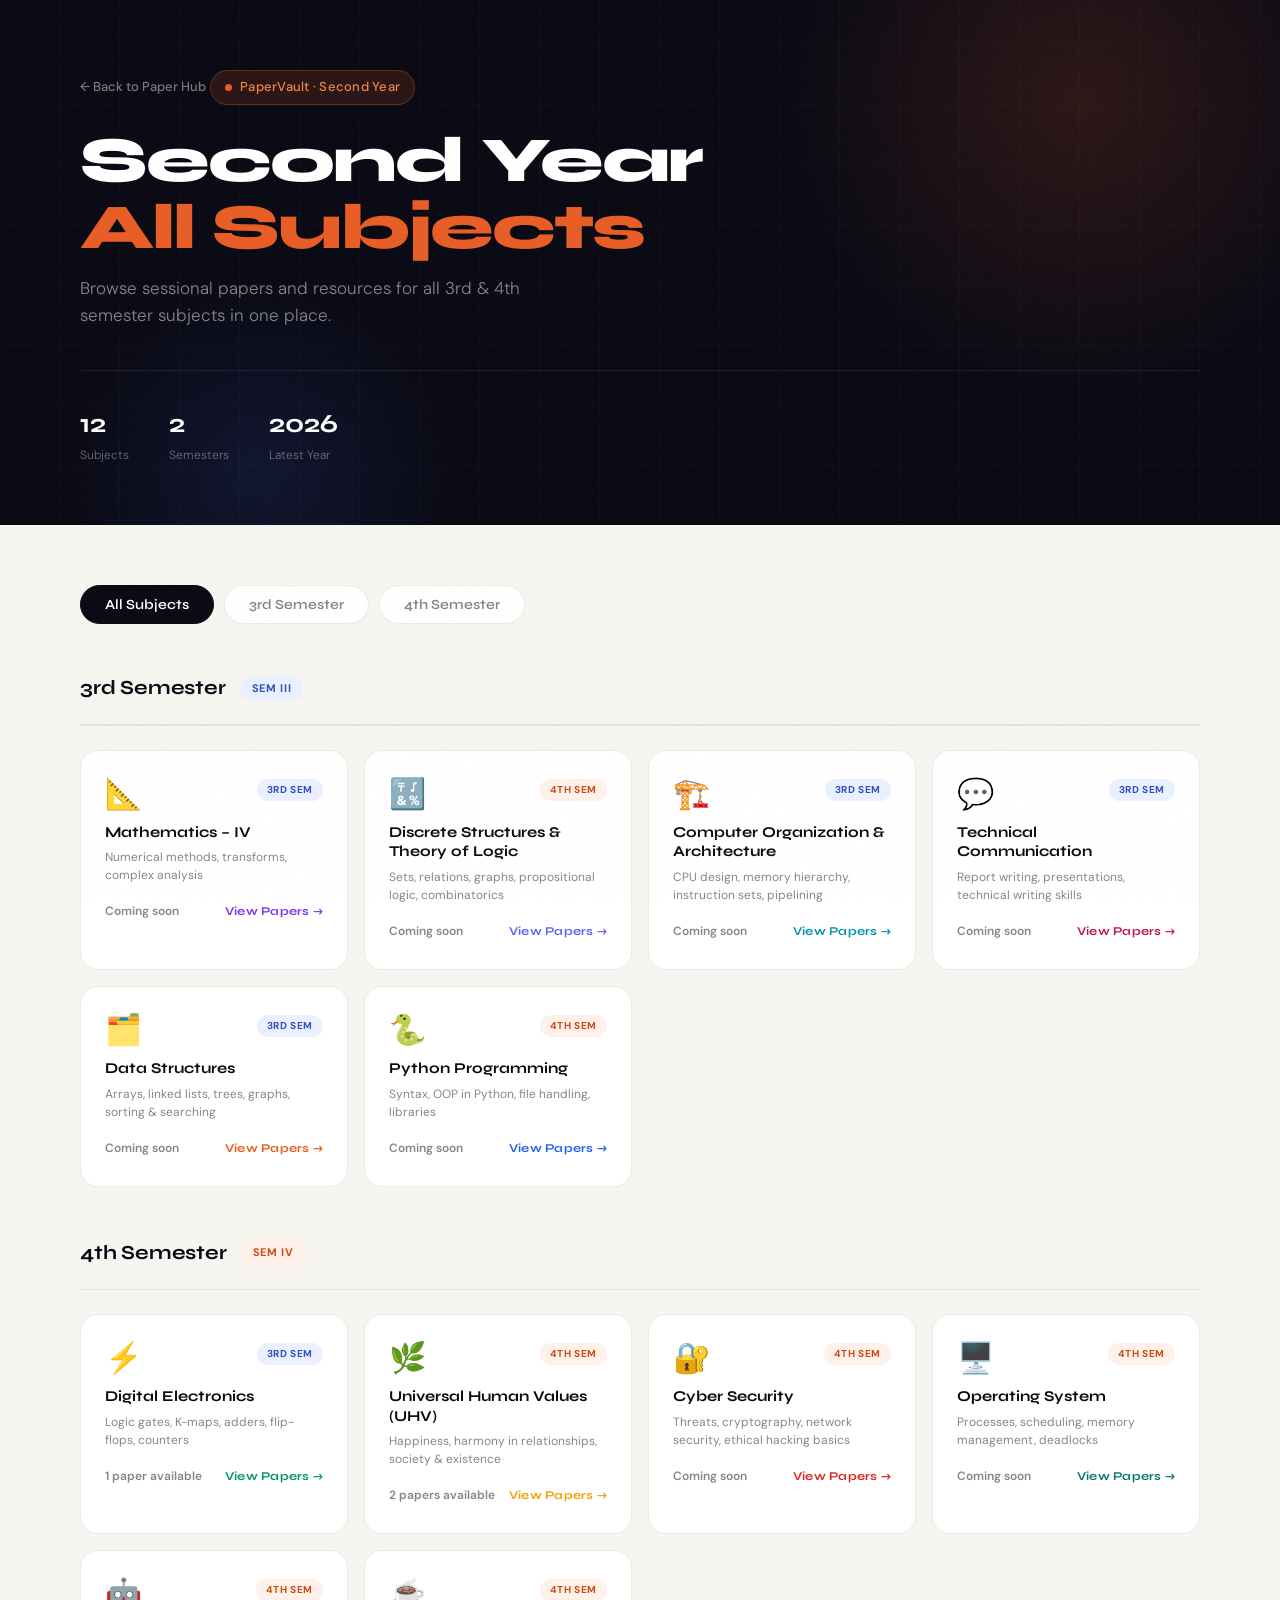
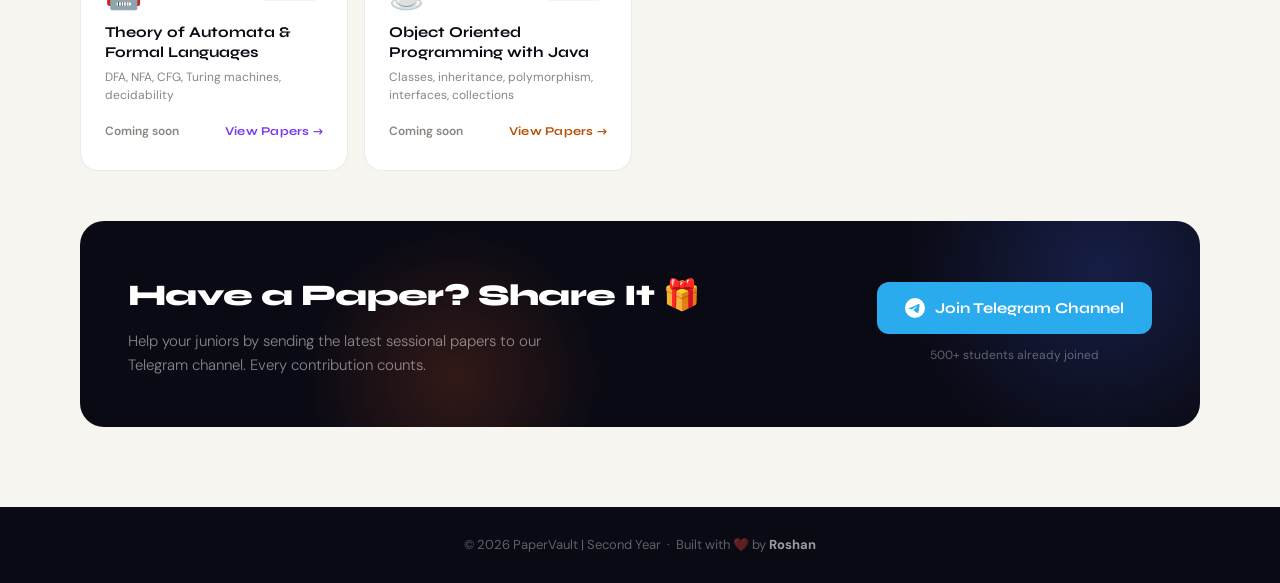
<file: pages/subTwo.html>
<!doctype html>
<html lang="en">
  <head>
    <meta charset="UTF-8" />
    <meta name="viewport" content="width=device-width, initial-scale=1.0" />
    <title>PaperVault | Second Year</title>
    <link
      href="https://fonts.googleapis.com/css2?family=Syne:wght@400;600;700;800&family=DM+Sans:ital,opsz,wght@0,9..40,300;0,9..40,400;0,9..40,500;1,9..40,300&display=swap"
      rel="stylesheet"
    />
    <style>
      :root {
        --ink: #0a0a14;
        --paper: #f7f5f0;
        --accent: #e85d26;
        --accent2: #3b5bdb;
        --muted: #8b8580;
        --card-bg: #ffffff;
        --border: rgba(0, 0, 0, 0.08);
      }

      * {
        margin: 0;
        padding: 0;
        box-sizing: border-box;
      }

      body {
        background: var(--paper);
        color: var(--ink);
        font-family: "DM Sans", sans-serif;
        line-height: 1.6;
        overflow-x: hidden;
      }

      body::before {
        content: "";
        position: fixed;
        inset: 0;
        background-image: url("data:image/svg+xml,%3Csvg viewBox='0 0 200 200' xmlns='http://www.w3.org/2000/svg'%3E%3Cfilter id='noise'%3E%3CfeTurbulence type='fractalNoise' baseFrequency='0.9' numOctaves='4' stitchTiles='stitch'/%3E%3C/filter%3E%3Crect width='100%25' height='100%25' filter='url(%23noise)' opacity='0.04'/%3E%3C/svg%3E");
        pointer-events: none;
        z-index: 999;
        opacity: 0.4;
      }

      /* ─── HEADER ─── */
      header {
        background: var(--ink);
        color: white;
        position: relative;
        overflow: hidden;
      }

      .header-bg-lines {
        position: absolute;
        inset: 0;
        background-image:
          repeating-linear-gradient(
            0deg,
            transparent,
            transparent 59px,
            rgba(255, 255, 255, 0.04) 60px
          ),
          repeating-linear-gradient(
            90deg,
            transparent,
            transparent 59px,
            rgba(255, 255, 255, 0.04) 60px
          );
      }

      .header-orb {
        position: absolute;
        width: 600px;
        height: 600px;
        border-radius: 50%;
        background: radial-gradient(
          circle,
          rgba(232, 93, 38, 0.16) 0%,
          transparent 70%
        );
        top: -200px;
        right: -100px;
        pointer-events: none;
      }

      .header-orb2 {
        position: absolute;
        width: 400px;
        height: 400px;
        border-radius: 50%;
        background: radial-gradient(
          circle,
          rgba(59, 91, 219, 0.14) 0%,
          transparent 70%
        );
        bottom: -150px;
        left: 60px;
        pointer-events: none;
      }

      .header-inner {
        position: relative;
        z-index: 1;
        max-width: 1200px;
        margin: 0 auto;
        padding: 70px 40px 60px;
      }

      .back-link {
        display: inline-flex;
        align-items: center;
        gap: 8px;
        color: rgba(255, 255, 255, 0.45);
        text-decoration: none;
        font-size: 13px;
        font-weight: 500;
        margin-bottom: 24px;
        transition: color 0.2s;
      }
      .back-link:hover {
        color: rgba(255, 255, 255, 0.8);
      }

      .header-badge {
        display: inline-flex;
        align-items: center;
        gap: 8px;
        background: rgba(232, 93, 38, 0.15);
        border: 1px solid rgba(232, 93, 38, 0.3);
        color: #f0854a;
        padding: 6px 14px;
        border-radius: 100px;
        font-size: 13px;
        font-weight: 500;
        margin-bottom: 22px;
        letter-spacing: 0.02em;
      }

      .header-badge span {
        width: 7px;
        height: 7px;
        background: #e85d26;
        border-radius: 50%;
        display: inline-block;
        animation: pulse 2s infinite;
      }

      @keyframes pulse {
        0%,
        100% {
          opacity: 1;
          transform: scale(1);
        }
        50% {
          opacity: 0.5;
          transform: scale(0.8);
        }
      }

      header h1 {
        font-family: "Syne", sans-serif;
        font-size: clamp(36px, 5.5vw, 64px);
        font-weight: 800;
        line-height: 1.05;
        letter-spacing: -0.03em;
        margin-bottom: 14px;
      }

      header h1 em {
        font-style: normal;
        color: var(--accent);
      }

      header p {
        font-size: 17px;
        color: rgba(255, 255, 255, 0.5);
        font-weight: 300;
        max-width: 500px;
      }

      .header-stats {
        display: flex;
        gap: 40px;
        margin-top: 40px;
        padding-top: 32px;
        border-top: 1px solid rgba(255, 255, 255, 0.08);
      }

      .stat {
        display: flex;
        flex-direction: column;
        gap: 2px;
      }
      .stat-num {
        font-family: "Syne", sans-serif;
        font-size: 26px;
        font-weight: 700;
        color: white;
      }
      .stat-label {
        font-size: 12px;
        color: rgba(255, 255, 255, 0.4);
        font-weight: 300;
      }

      /* ─── SEMESTER TABS ─── */
      .container {
        max-width: 1200px;
        margin: 0 auto;
        padding: 60px 40px 80px;
      }

      .sem-tabs {
        display: flex;
        gap: 10px;
        margin-bottom: 48px;
        flex-wrap: wrap;
      }

      .sem-tab {
        padding: 10px 24px;
        border-radius: 100px;
        font-family: "Syne", sans-serif;
        font-size: 14px;
        font-weight: 600;
        cursor: pointer;
        border: 1.5px solid var(--border);
        background: var(--card-bg);
        color: var(--muted);
        transition: all 0.2s;
      }

      .sem-tab:hover {
        border-color: rgba(232, 93, 38, 0.3);
        color: var(--ink);
      }

      .sem-tab.active {
        background: var(--ink);
        color: white;
        border-color: var(--ink);
      }

      /* ─── SECTION HEADER ─── */
      .section-label {
        display: flex;
        align-items: center;
        gap: 14px;
        margin-bottom: 20px;
      }

      .section-label h2 {
        font-family: "Syne", sans-serif;
        font-size: 20px;
        font-weight: 700;
        letter-spacing: -0.01em;
      }

      .section-label .sem-badge {
        padding: 4px 12px;
        border-radius: 100px;
        font-size: 11px;
        font-weight: 700;
        letter-spacing: 0.06em;
        text-transform: uppercase;
      }

      .badge-3 {
        background: #eaf0ff;
        color: #2d4fbb;
      }
      .badge-4 {
        background: #fff0ea;
        color: #c94a13;
      }

      .section-divider {
        height: 1.5px;
        background: var(--border);
        margin-bottom: 24px;
      }

      /* ─── SUBJECT CARDS ─── */
      .subject-grid {
        display: grid;
        grid-template-columns: repeat(auto-fill, minmax(260px, 1fr));
        gap: 16px;
        margin-bottom: 50px;
      }

      .subject-card {
        background: var(--card-bg);
        border-radius: 18px;
        border: 1.5px solid var(--border);
        padding: 28px 24px;
        text-decoration: none;
        color: inherit;
        display: block;
        position: relative;
        overflow: hidden;
        transition:
          transform 0.2s,
          box-shadow 0.2s,
          border-color 0.2s;
        cursor: pointer;
      }

      .subject-card::after {
        content: "";
        position: absolute;
        bottom: 0;
        left: 0;
        right: 0;
        height: 3px;
        background: var(--card-accent, #e85d26);
        transform: scaleX(0);
        transform-origin: left;
        transition: transform 0.25s ease;
      }

      .subject-card:hover {
        transform: translateY(-4px);
        box-shadow: 0 16px 40px rgba(0, 0, 0, 0.1);
        border-color: transparent;
      }

      .subject-card:hover::after {
        transform: scaleX(1);
      }

      .card-top {
        display: flex;
        align-items: flex-start;
        justify-content: space-between;
        margin-bottom: 14px;
      }

      .card-icon {
        font-size: 30px;
        line-height: 1;
      }

      .card-sem-pill {
        padding: 3px 10px;
        border-radius: 100px;
        font-size: 10px;
        font-weight: 700;
        letter-spacing: 0.06em;
        text-transform: uppercase;
      }

      .pill-3 {
        background: #eaf0ff;
        color: #2d4fbb;
      }
      .pill-4 {
        background: #fff0ea;
        color: #c94a13;
      }

      .subject-card h3 {
        font-family: "Syne", sans-serif;
        font-size: 15px;
        font-weight: 700;
        margin-bottom: 6px;
        color: var(--ink);
        line-height: 1.3;
      }

      .subject-card p {
        font-size: 12px;
        color: var(--muted);
        margin-bottom: 18px;
        line-height: 1.5;
      }

      .card-footer {
        display: flex;
        align-items: center;
        justify-content: space-between;
      }

      .papers-count {
        font-size: 12px;
        font-weight: 600;
        color: var(--muted);
      }

      .view-btn {
        display: inline-flex;
        align-items: center;
        gap: 6px;
        font-family: "Syne", sans-serif;
        font-size: 12px;
        font-weight: 700;
        color: var(--card-accent, #e85d26);
        text-decoration: none;
        letter-spacing: 0.02em;
        transition: gap 0.2s;
      }

      .subject-card:hover .view-btn {
        gap: 10px;
      }

      /* ─── CONTRIBUTE CTA ─── */
      .contribute-box {
        background: var(--ink);
        color: white;
        padding: 50px 48px;
        border-radius: 24px;
        display: flex;
        align-items: center;
        justify-content: space-between;
        gap: 40px;
        position: relative;
        overflow: hidden;
      }

      .contribute-box::before {
        content: "";
        position: absolute;
        width: 400px;
        height: 400px;
        border-radius: 50%;
        background: radial-gradient(
          circle,
          rgba(59, 91, 219, 0.25) 0%,
          transparent 70%
        );
        top: -150px;
        right: -100px;
        pointer-events: none;
      }

      .contribute-box::after {
        content: "";
        position: absolute;
        width: 300px;
        height: 300px;
        border-radius: 50%;
        background: radial-gradient(
          circle,
          rgba(232, 93, 38, 0.18) 0%,
          transparent 70%
        );
        bottom: -100px;
        left: 20%;
        pointer-events: none;
      }

      .contribute-text {
        position: relative;
        z-index: 1;
      }

      .contribute-text h2 {
        font-family: "Syne", sans-serif;
        font-size: 30px;
        font-weight: 800;
        margin-bottom: 10px;
        letter-spacing: -0.02em;
      }

      .contribute-text p {
        font-size: 15px;
        color: rgba(255, 255, 255, 0.5);
        font-weight: 300;
        max-width: 420px;
      }

      .contribute-actions {
        display: flex;
        flex-direction: column;
        gap: 12px;
        align-items: center;
        position: relative;
        z-index: 1;
        flex-shrink: 0;
      }

      .tg-btn {
        display: inline-flex;
        align-items: center;
        gap: 10px;
        padding: 14px 28px;
        background: #2aabee;
        color: white;
        text-decoration: none;
        border-radius: 12px;
        font-family: "Syne", sans-serif;
        font-weight: 700;
        font-size: 15px;
        transition:
          background 0.2s,
          transform 0.15s;
        white-space: nowrap;
      }

      .tg-btn:hover {
        background: #1a9bde;
        transform: scale(1.04);
      }
      .tg-note {
        font-size: 12px;
        color: rgba(255, 255, 255, 0.35);
      }

      /* ─── ANIMATIONS ─── */
      .fade-up {
        opacity: 0;
        transform: translateY(20px);
        animation: fadeUp 0.5s forwards;
      }

      @keyframes fadeUp {
        to {
          opacity: 1;
          transform: translateY(0);
        }
      }

      .delay-1 {
        animation-delay: 0.1s;
      }
      .delay-2 {
        animation-delay: 0.2s;
      }
      .delay-3 {
        animation-delay: 0.3s;
      }

      /* hidden by tab filter */
      .subject-section {
        transition: opacity 0.2s;
      }
      .subject-section.hidden {
        display: none;
      }

      /* ─── FOOTER ─── */
      footer {
        background: var(--ink);
        color: rgba(255, 255, 255, 0.35);
        text-align: center;
        padding: 28px 20px;
        font-size: 13px;
      }

      footer strong {
        color: rgba(255, 255, 255, 0.6);
      }

      @media (max-width: 700px) {
        .header-inner {
          padding: 50px 24px 44px;
        }
        .container {
          padding: 40px 20px 60px;
        }
        .header-stats {
          gap: 24px;
        }
        .contribute-box {
          flex-direction: column;
          padding: 36px 28px;
          text-align: center;
        }
        .contribute-text p {
          margin: 0 auto;
        }
      }
    </style>
  </head>
  <body>
    <header>
      <div class="header-bg-lines"></div>
      <div class="header-orb"></div>
      <div class="header-orb2"></div>
      <div class="header-inner">
        <a href="../index.html" class="back-link fade-up"
          >← Back to Paper Hub</a
        >
        <div class="header-badge fade-up delay-1">
          <span></span> PaperVault · Second Year
        </div>
        <h1 class="fade-up delay-1">Second Year<br /><em>All Subjects</em></h1>
        <p class="fade-up delay-2">
          Browse sessional papers and resources for all 3rd & 4th semester
          subjects in one place.
        </p>
        <div class="header-stats fade-up delay-3">
          <div class="stat">
            <span class="stat-num">12</span>
            <span class="stat-label">Subjects</span>
          </div>
          <div class="stat">
            <span class="stat-num">2</span>
            <span class="stat-label">Semesters</span>
          </div>
          <div class="stat">
            <span class="stat-num">2026</span>
            <span class="stat-label">Latest Year</span>
          </div>
        </div>
      </div>
    </header>

    <div class="container">
      <!-- Semester Tabs -->
      <div class="sem-tabs">
        <button class="sem-tab active" onclick="filterSem('all', this)">
          All Subjects
        </button>
        <button class="sem-tab" onclick="filterSem('sem3', this)">
          3rd Semester
        </button>
        <button class="sem-tab" onclick="filterSem('sem4', this)">
          4th Semester
        </button>
      </div>

      <!-- ── 3RD SEMESTER ── -->
      <div class="subject-section" id="sem3">
        <div class="section-label">
          <h2>3rd Semester</h2>
          <span class="sem-badge badge-3">SEM III</span>
        </div>
        <div class="section-divider"></div>

        <div class="subject-grid">
          <div class="subject-card" style="--card-accent: #7c3aed">
            <div class="card-top">
              <span class="card-icon">📐</span>
              <span class="card-sem-pill pill-3">3rd Sem</span>
            </div>
            <h3>Mathematics – IV</h3>
            <p>Numerical methods, transforms, complex analysis</p>
            <div class="card-footer">
              <span class="papers-count">Coming soon</span>
              <span class="view-btn" style="color: #7c3aed">View Papers →</span>
            </div>
          </div>
          <div class="subject-card" style="--card-accent: #6366f1">
            <div class="card-top">
              <span class="card-icon">🔣</span>
              <span class="card-sem-pill pill-4">4th Sem</span>
            </div>
            <h3>Discrete Structures & Theory of Logic</h3>
            <p>Sets, relations, graphs, propositional logic, combinatorics</p>
            <div class="card-footer">
              <span class="papers-count">Coming soon</span>
              <span class="view-btn" style="color: #6366f1">View Papers →</span>
            </div>
          </div>

          <div class="subject-card" style="--card-accent: #0891b2">
            <div class="card-top">
              <span class="card-icon">🏗️</span>
              <span class="card-sem-pill pill-3">3rd Sem</span>
            </div>
            <h3>Computer Organization & Architecture</h3>
            <p>CPU design, memory hierarchy, instruction sets, pipelining</p>
            <div class="card-footer">
              <span class="papers-count">Coming soon</span>
              <span class="view-btn" style="color: #0891b2">View Papers →</span>
            </div>
          </div>

          <div class="subject-card" style="--card-accent: #be185d">
            <div class="card-top">
              <span class="card-icon">💬</span>
              <span class="card-sem-pill pill-3">3rd Sem</span>
            </div>
            <h3>Technical Communication</h3>
            <p>Report writing, presentations, technical writing skills</p>
            <div class="card-footer">
              <span class="papers-count">Coming soon</span>
              <span class="view-btn" style="color: #be185d">View Papers →</span>
            </div>
          </div>

          <div class="subject-card" style="--card-accent: #e85d26">
            <div class="card-top">
              <span class="card-icon">🗂️</span>
              <span class="card-sem-pill pill-3">3rd Sem</span>
            </div>
            <h3>Data Structures</h3>
            <p>Arrays, linked lists, trees, graphs, sorting & searching</p>
            <div class="card-footer">
              <span class="papers-count">Coming soon</span>
              <span class="view-btn" style="color: #e85d26">View Papers →</span>
            </div>
          </div>
          <div class="subject-card" style="--card-accent: #2563eb">
            <div class="card-top">
              <span class="card-icon">🐍</span>
              <span class="card-sem-pill pill-4">4th Sem</span>
            </div>
            <h3>Python Programming</h3>
            <p>Syntax, OOP in Python, file handling, libraries</p>
            <div class="card-footer">
              <span class="papers-count">Coming soon</span>
              <span class="view-btn" style="color: #2563eb">View Papers →</span>
            </div>
          </div>
        </div>
      </div>

      <!-- ── 4TH SEMESTER ── -->
      <div class="subject-section" id="sem4">
        <div class="section-label">
          <h2>4th Semester</h2>
          <span class="sem-badge badge-4">SEM IV</span>
        </div>
        <div class="section-divider"></div>

        <div class="subject-grid">
          <a
            href="digital.html"
            class="subject-card"
            style="--card-accent: #059669"
          >
            <div class="card-top">
              <span class="card-icon">⚡</span>
              <span class="card-sem-pill pill-3">3rd Sem</span>
            </div>
            <h3>Digital Electronics</h3>
            <p>Logic gates, K-maps, adders, flip-flops, counters</p>
            <div class="card-footer">
              <span class="papers-count">1 paper available</span>
              <span class="view-btn" style="color: #059669">View Papers →</span>
            </div>
          </a>

          <a
            href="UHV.html"
            class="subject-card"
            style="--card-accent: #f59e0b"
          >
            <div class="card-top">
              <span class="card-icon">🌿</span>
              <span class="card-sem-pill pill-4">4th Sem</span>
            </div>
            <h3>Universal Human Values (UHV)</h3>
            <p>Happiness, harmony in relationships, society & existence</p>
            <div class="card-footer">
              <span class="papers-count">2 papers available</span>
              <span class="view-btn" style="color: #f59e0b">View Papers →</span>
            </div>
          </a>

          <div class="subject-card" style="--card-accent: #dc2626">
            <div class="card-top">
              <span class="card-icon">🔐</span>
              <span class="card-sem-pill pill-4">4th Sem</span>
            </div>
            <h3>Cyber Security</h3>
            <p>
              Threats, cryptography, network security, ethical hacking basics
            </p>
            <div class="card-footer">
              <span class="papers-count">Coming soon</span>
              <span class="view-btn" style="color: #dc2626">View Papers →</span>
            </div>
          </div>

          <div class="subject-card" style="--card-accent: #0f766e">
            <div class="card-top">
              <span class="card-icon">🖥️</span>
              <span class="card-sem-pill pill-4">4th Sem</span>
            </div>
            <h3>Operating System</h3>
            <p>Processes, scheduling, memory management, deadlocks</p>
            <div class="card-footer">
              <span class="papers-count">Coming soon</span>
              <span class="view-btn" style="color: #0f766e">View Papers →</span>
            </div>
          </div>

          <div class="subject-card" style="--card-accent: #7c3aed">
            <div class="card-top">
              <span class="card-icon">🤖</span>
              <span class="card-sem-pill pill-4">4th Sem</span>
            </div>
            <h3>Theory of Automata & Formal Languages</h3>
            <p>DFA, NFA, CFG, Turing machines, decidability</p>
            <div class="card-footer">
              <span class="papers-count">Coming soon</span>
              <span class="view-btn" style="color: #7c3aed">View Papers →</span>
            </div>
          </div>

          <a
            href="java.html"
            class="subject-card"
            style="--card-accent: #f59e0b"
          >
            <div class="card-top">
              <span class="card-icon">☕</span>
              <span class="card-sem-pill pill-4">4th Sem</span>
            </div>
            <h3>Object Oriented Programming with Java</h3>
            <p>Classes, inheritance, polymorphism, interfaces, collections</p>
            <div class="card-footer">
              <span class="papers-count">Coming soon</span>
              <span class="view-btn" style="color: #b45309">View Papers →</span>
            </div>
          </a>
        </div>
      </div>

      <!-- Contribute CTA -->
      <div class="contribute-box">
        <div class="contribute-text">
          <h2>Have a Paper? Share It 🎁</h2>
          <p>
            Help your juniors by sending the latest sessional papers to our
            Telegram channel. Every contribution counts.
          </p>
        </div>
        <div class="contribute-actions">
          <a href="https://t.me/+d8AozSrEgHFjOGM1" target="_blank" rel="noopener noreferrer" class="tg-btn">
            <svg width="20" height="20" viewBox="0 0 24 24" fill="white">
              <path
                d="M11.944 0A12 12 0 0 0 0 12a12 12 0 0 0 12 12 12 12 0 0 0 12-12A12 12 0 0 0 12 0a12 12 0 0 0-.056 0zm4.962 7.224c.1-.002.321.023.465.14a.506.506 0 0 1 .171.325c.016.093.036.306.02.472-.18 1.898-.962 6.502-1.36 8.627-.168.9-.499 1.201-.82 1.23-.696.065-1.225-.46-1.9-.902-1.056-.693-1.653-1.124-2.678-1.8-1.185-.78-.417-1.21.258-1.91.177-.184 3.247-2.977 3.307-3.23.007-.032.014-.15-.056-.212s-.174-.041-.249-.024c-.106.024-1.793 1.14-5.061 3.345-.48.33-.913.49-1.302.48-.428-.008-1.252-.241-1.865-.44-.752-.245-1.349-.374-1.297-.789.027-.216.325-.437.893-.663 3.498-1.524 5.83-2.529 6.998-3.014 3.332-1.386 4.025-1.627 4.476-1.635z"
              />
            </svg>
            Join Telegram Channel
          </a>
          <span class="tg-note">500+ students already joined</span>
        </div>
      </div>
    </div>

    <footer>
      © 2026 PaperVault | Second Year &nbsp;·&nbsp; Built with ❤️ by
      <strong>Roshan</strong>
    </footer>

    <script>
      function filterSem(sem, btn) {
        // update tab active state
        document
          .querySelectorAll(".sem-tab")
          .forEach((t) => t.classList.remove("active"));
        btn.classList.add("active");

        const sections = document.querySelectorAll(".subject-section");
        sections.forEach((sec) => {
          if (sem === "all") {
            sec.classList.remove("hidden");
          } else {
            sec.id === sem
              ? sec.classList.remove("hidden")
              : sec.classList.add("hidden");
          }
        });
      }
    </script>
  </body>
</html>
</file>
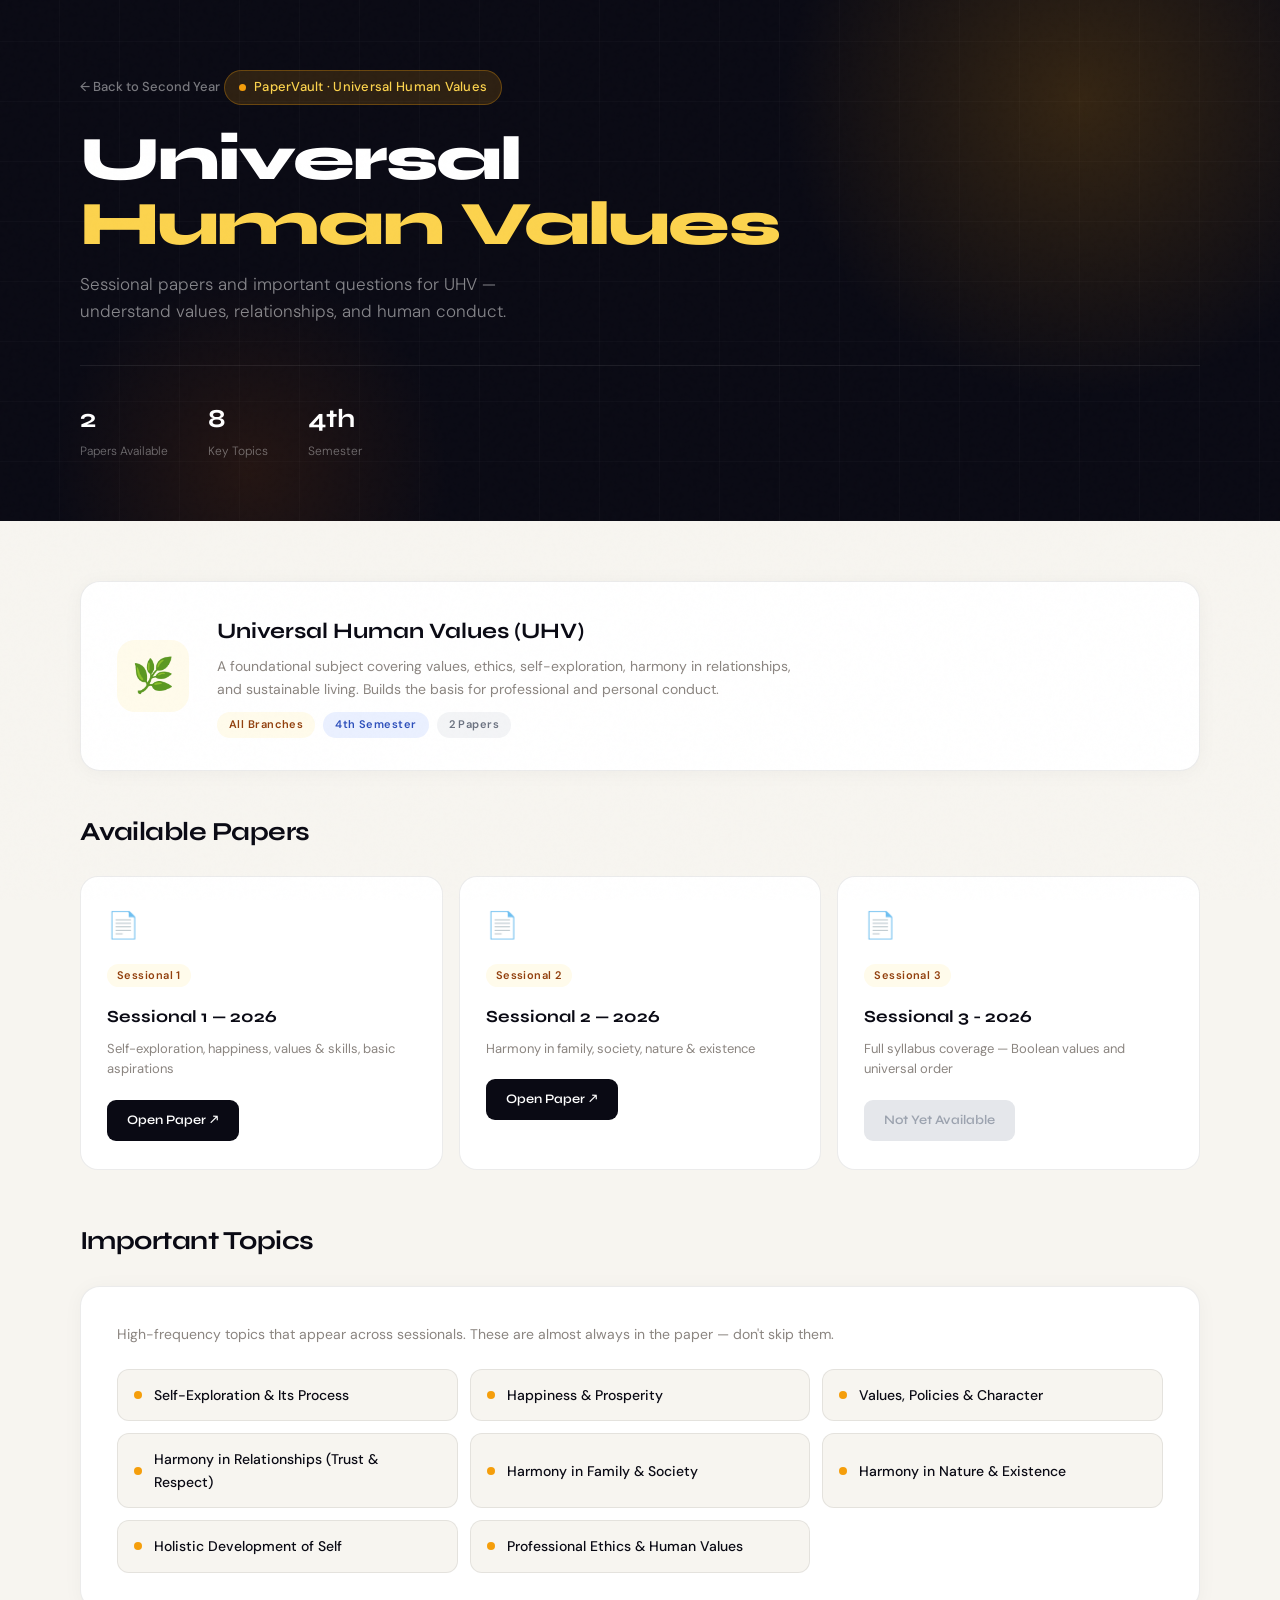
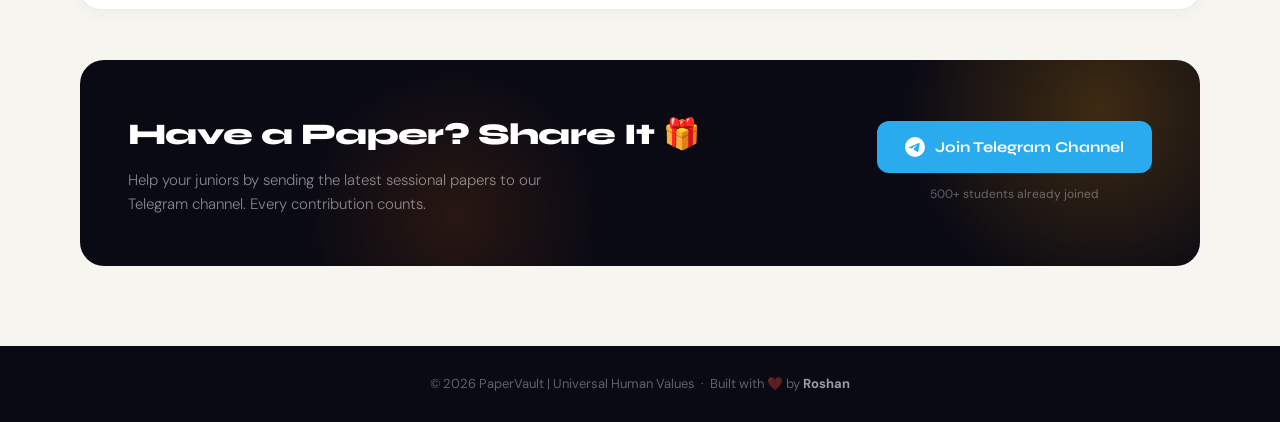
<file: pages/UHV.html>
<!DOCTYPE html>
<html lang="en">
<head>
  <meta charset="UTF-8" />
  <meta name="viewport" content="width=device-width, initial-scale=1.0"/>
  <title>PaperVault | Universal Human Values</title>
  <link href="https://fonts.googleapis.com/css2?family=Syne:wght@400;600;700;800&family=DM+Sans:ital,opsz,wght@0,9..40,300;0,9..40,400;0,9..40,500;1,9..40,300&display=swap" rel="stylesheet">
  <style>
    :root {
      --ink: #0a0a14;
      --paper: #f7f5f0;
      --accent: #b45309;
      --accent-glow: #f59e0b;
      --muted: #8b8580;
      --card-bg: #ffffff;
      --border: rgba(0,0,0,0.08);
    }

    * { margin: 0; padding: 0; box-sizing: border-box; }

    body {
      background: var(--paper);
      color: var(--ink);
      font-family: 'DM Sans', sans-serif;
      line-height: 1.6;
      overflow-x: hidden;
    }

    body::before {
      content: '';
      position: fixed;
      inset: 0;
      background-image: url("data:image/svg+xml,%3Csvg viewBox='0 0 200 200' xmlns='http://www.w3.org/2000/svg'%3E%3Cfilter id='noise'%3E%3CfeTurbulence type='fractalNoise' baseFrequency='0.9' numOctaves='4' stitchTiles='stitch'/%3E%3C/filter%3E%3Crect width='100%25' height='100%25' filter='url(%23noise)' opacity='0.04'/%3E%3C/svg%3E");
      pointer-events: none;
      z-index: 999;
      opacity: 0.4;
    }

    /* ─── HEADER ─── */
    header {
      background: var(--ink);
      color: white;
      position: relative;
      overflow: hidden;
    }

    .header-bg-lines {
      position: absolute;
      inset: 0;
      background-image:
        repeating-linear-gradient(0deg, transparent, transparent 59px, rgba(255,255,255,0.04) 60px),
        repeating-linear-gradient(90deg, transparent, transparent 59px, rgba(255,255,255,0.04) 60px);
    }

    .header-orb {
      position: absolute;
      width: 600px;
      height: 600px;
      border-radius: 50%;
      background: radial-gradient(circle, rgba(245,158,11,0.18) 0%, transparent 70%);
      top: -200px;
      right: -100px;
      pointer-events: none;
    }

    .header-orb2 {
      position: absolute;
      width: 400px;
      height: 400px;
      border-radius: 50%;
      background: radial-gradient(circle, rgba(180,83,9,0.15) 0%, transparent 70%);
      bottom: -150px;
      left: 50px;
      pointer-events: none;
    }

    .header-inner {
      position: relative;
      z-index: 1;
      max-width: 1200px;
      margin: 0 auto;
      padding: 70px 40px 60px;
    }

    .back-link {
      display: inline-flex;
      align-items: center;
      gap: 8px;
      color: rgba(255,255,255,0.45);
      text-decoration: none;
      font-size: 13px;
      font-weight: 500;
      margin-bottom: 24px;
      transition: color 0.2s;
    }
    .back-link:hover { color: rgba(255,255,255,0.8); }

    .header-badge {
      display: inline-flex;
      align-items: center;
      gap: 8px;
      background: rgba(245,158,11,0.15);
      border: 1px solid rgba(245,158,11,0.3);
      color: #fcd34d;
      padding: 6px 14px;
      border-radius: 100px;
      font-size: 13px;
      font-weight: 500;
      margin-bottom: 22px;
      letter-spacing: 0.02em;
    }

    .header-badge span {
      width: 7px;
      height: 7px;
      background: #f59e0b;
      border-radius: 50%;
      display: inline-block;
      animation: pulse 2s infinite;
    }

    @keyframes pulse {
      0%, 100% { opacity: 1; transform: scale(1); }
      50% { opacity: 0.5; transform: scale(0.8); }
    }

    header h1 {
      font-family: 'Syne', sans-serif;
      font-size: clamp(36px, 5.5vw, 62px);
      font-weight: 800;
      line-height: 1.05;
      letter-spacing: -0.03em;
      margin-bottom: 14px;
    }

    header h1 em {
      font-style: normal;
      color: #fcd34d;
    }

    header p {
      font-size: 17px;
      color: rgba(255,255,255,0.5);
      font-weight: 300;
      max-width: 480px;
    }

    .header-stats {
      display: flex;
      gap: 40px;
      margin-top: 40px;
      padding-top: 32px;
      border-top: 1px solid rgba(255,255,255,0.08);
    }

    .stat { display: flex; flex-direction: column; gap: 2px; }
    .stat-num {
      font-family: 'Syne', sans-serif;
      font-size: 26px;
      font-weight: 700;
      color: white;
    }
    .stat-label {
      font-size: 12px;
      color: rgba(255,255,255,0.4);
      font-weight: 300;
    }

    /* ─── MAIN ─── */
    .container {
      max-width: 1200px;
      margin: 0 auto;
      padding: 60px 40px 80px;
    }

    .section-header {
      display: flex;
      align-items: baseline;
      justify-content: space-between;
      margin-bottom: 24px;
    }

    .section-title {
      font-family: 'Syne', sans-serif;
      font-size: 26px;
      font-weight: 700;
      letter-spacing: -0.02em;
    }

    /* ─── SUBJECT INFO ─── */
    .subject-info {
      background: var(--card-bg);
      border-radius: 20px;
      border: 1.5px solid var(--border);
      padding: 32px 36px;
      margin-bottom: 40px;
      display: flex;
      align-items: center;
      gap: 28px;
      box-shadow: 0 2px 20px rgba(0,0,0,0.04);
    }

    .subject-icon-wrap {
      width: 72px;
      height: 72px;
      border-radius: 18px;
      background: #fffbeb;
      display: flex;
      align-items: center;
      justify-content: center;
      font-size: 34px;
      flex-shrink: 0;
    }

    .subject-info h2 {
      font-family: 'Syne', sans-serif;
      font-size: 22px;
      font-weight: 700;
      margin-bottom: 6px;
    }

    .subject-info p {
      font-size: 14px;
      color: var(--muted);
      max-width: 600px;
    }

    .subject-tags {
      display: flex;
      gap: 8px;
      margin-top: 12px;
      flex-wrap: wrap;
    }

    .stag {
      padding: 4px 12px;
      border-radius: 100px;
      font-size: 11px;
      font-weight: 600;
      letter-spacing: 0.04em;
    }

    .stag-amber { background: #fffbeb; color: #92400e; }
    .stag-blue  { background: #eaf0ff; color: #2d4fbb; }
    .stag-gray  { background: #f3f4f6; color: #6b7280; }

    /* ─── PAPER GRID ─── */
    .paper-grid {
      display: grid;
      grid-template-columns: repeat(auto-fill, minmax(280px, 1fr));
      gap: 16px;
      margin-bottom: 50px;
    }

    .paper-box {
      background: var(--card-bg);
      padding: 28px 26px;
      border-radius: 18px;
      border: 1.5px solid var(--border);
      transition: transform 0.2s, box-shadow 0.2s, border-color 0.2s;
      position: relative;
      overflow: hidden;
    }

    .paper-box::after {
      content: '';
      position: absolute;
      bottom: 0; left: 0; right: 0;
      height: 3px;
      background: var(--box-accent, var(--accent-glow));
      transform: scaleX(0);
      transform-origin: left;
      transition: transform 0.25s ease;
    }

    .paper-box:hover {
      transform: translateY(-4px);
      box-shadow: 0 16px 40px rgba(0,0,0,0.1);
      border-color: transparent;
    }

    .paper-box:hover::after { transform: scaleX(1); }

    .paper-box-icon {
      font-size: 26px;
      margin-bottom: 14px;
      display: block;
    }

    .paper-type-tag {
      display: inline-block;
      padding: 3px 10px;
      border-radius: 100px;
      font-size: 11px;
      font-weight: 600;
      letter-spacing: 0.04em;
      margin-bottom: 16px;
    }

    .tag-sess  { background: #fffbeb; color: #92400e; }
    .tag-put   { background: #eaf0ff; color: #2d4fbb; }
    .tag-na    { background: #f3f4f6; color: #9ca3af; }

    .paper-box h3 {
      font-family: 'Syne', sans-serif;
      font-size: 17px;
      font-weight: 700;
      margin-bottom: 8px;
      color: var(--ink);
    }

    .paper-box p {
      font-size: 13px;
      color: var(--muted);
      margin-bottom: 20px;
    }

    .paper-box a {
      display: inline-flex;
      align-items: center;
      gap: 8px;
      text-decoration: none;
      background: var(--ink);
      color: white;
      padding: 10px 20px;
      border-radius: 9px;
      font-family: 'Syne', sans-serif;
      font-weight: 600;
      font-size: 13px;
      transition: background 0.2s, transform 0.15s;
    }

    .paper-box a:hover {
      background: var(--box-accent, var(--accent-glow));
      transform: scale(1.03);
    }

    .paper-box a.disabled {
      background: #e5e7eb;
      color: #9ca3af;
      cursor: not-allowed;
      pointer-events: none;
    }

    /* ─── TOPICS ─── */
    .topics-card {
      background: var(--card-bg);
      padding: 36px;
      border-radius: 20px;
      border: 1.5px solid var(--border);
      box-shadow: 0 2px 20px rgba(0,0,0,0.04);
      margin-bottom: 50px;
    }

    .topics-grid {
      display: grid;
      grid-template-columns: repeat(auto-fill, minmax(260px, 1fr));
      gap: 12px;
      margin-top: 24px;
    }

    .topic-item {
      display: flex;
      align-items: center;
      gap: 12px;
      padding: 14px 16px;
      background: var(--paper);
      border-radius: 12px;
      border: 1.5px solid var(--border);
      font-size: 14px;
      font-weight: 500;
      transition: border-color 0.2s, background 0.2s;
    }

    .topic-item:hover {
      border-color: rgba(245,158,11,0.35);
      background: #fffbeb;
    }

    .topic-dot {
      width: 8px;
      height: 8px;
      border-radius: 50%;
      background: var(--accent-glow);
      flex-shrink: 0;
    }

    /* ─── CONTRIBUTE CTA ─── */
    .contribute-box {
      background: var(--ink);
      color: white;
      padding: 50px 48px;
      border-radius: 24px;
      display: flex;
      align-items: center;
      justify-content: space-between;
      gap: 40px;
      position: relative;
      overflow: hidden;
    }

    .contribute-box::before {
      content: '';
      position: absolute;
      width: 400px; height: 400px;
      border-radius: 50%;
      background: radial-gradient(circle, rgba(245,158,11,0.22) 0%, transparent 70%);
      top: -150px; right: -100px;
      pointer-events: none;
    }

    .contribute-box::after {
      content: '';
      position: absolute;
      width: 300px; height: 300px;
      border-radius: 50%;
      background: radial-gradient(circle, rgba(180,83,9,0.18) 0%, transparent 70%);
      bottom: -100px; left: 20%;
      pointer-events: none;
    }

    .contribute-text { position: relative; z-index: 1; }

    .contribute-text h2 {
      font-family: 'Syne', sans-serif;
      font-size: 30px;
      font-weight: 800;
      margin-bottom: 10px;
      letter-spacing: -0.02em;
    }

    .contribute-text p {
      font-size: 15px;
      color: rgba(255,255,255,0.5);
      font-weight: 300;
      max-width: 420px;
    }

    .contribute-actions {
      display: flex;
      flex-direction: column;
      gap: 12px;
      align-items: center;
      position: relative;
      z-index: 1;
      flex-shrink: 0;
    }

    .tg-btn {
      display: inline-flex;
      align-items: center;
      gap: 10px;
      padding: 14px 28px;
      background: #2AABEE;
      color: white;
      text-decoration: none;
      border-radius: 12px;
      font-family: 'Syne', sans-serif;
      font-weight: 700;
      font-size: 15px;
      transition: background 0.2s, transform 0.15s;
      white-space: nowrap;
    }

    .tg-btn:hover { background: #1a9bde; transform: scale(1.04); }
    .tg-note { font-size: 12px; color: rgba(255,255,255,0.35); }

    /* ─── ANIMATIONS ─── */
    .fade-up {
      opacity: 0;
      transform: translateY(20px);
      animation: fadeUp 0.5s forwards;
    }

    @keyframes fadeUp { to { opacity: 1; transform: translateY(0); } }

    .delay-1 { animation-delay: 0.1s; }
    .delay-2 { animation-delay: 0.2s; }
    .delay-3 { animation-delay: 0.3s; }

    /* ─── FOOTER ─── */
    footer {
      background: var(--ink);
      color: rgba(255,255,255,0.35);
      text-align: center;
      padding: 28px 20px;
      font-size: 13px;
    }

    footer strong { color: rgba(255,255,255,0.6); }

    @media (max-width: 700px) {
      .header-inner { padding: 50px 24px 44px; }
      .container { padding: 40px 20px 60px; }
      .header-stats { gap: 24px; }
      .subject-info { flex-direction: column; gap: 16px; }
      .contribute-box { flex-direction: column; padding: 36px 28px; text-align: center; }
      .contribute-text p { margin: 0 auto; }
    }
  </style>
</head>
<body>

  <header>
    <div class="header-bg-lines"></div>
    <div class="header-orb"></div>
    <div class="header-orb2"></div>
    <div class="header-inner">
      <a href="subTwo.html" class="back-link fade-up">← Back to Second Year</a>
      <div class="header-badge fade-up delay-1">
        <span></span> PaperVault · Universal Human Values
      </div>
      <h1 class="fade-up delay-1">
        Universal<br><em>Human Values</em>
      </h1>
      <p class="fade-up delay-2">
        Sessional papers and important questions for UHV — understand values, relationships, and human conduct.
      </p>
      <div class="header-stats fade-up delay-3">
        <div class="stat">
          <span class="stat-num">2</span>
          <span class="stat-label">Papers Available</span>
        </div>
        <div class="stat">
          <span class="stat-num">8</span>
          <span class="stat-label">Key Topics</span>
        </div>
        <div class="stat">
          <span class="stat-num">4th</span>
          <span class="stat-label">Semester</span>
        </div>
      </div>
    </div>
  </header>

  <div class="container">

    <!-- Subject Info -->
    <div class="subject-info fade-up">
      <div class="subject-icon-wrap">🌿</div>
      <div>
        <h2>Universal Human Values (UHV)</h2>
        <p>A foundational subject covering values, ethics, self-exploration, harmony in relationships, and sustainable living. Builds the basis for professional and personal conduct.</p>
        <div class="subject-tags">
          <span class="stag stag-amber">All Branches</span>
          <span class="stag stag-blue">4th Semester</span>
          <span class="stag stag-gray">2 Papers</span>
        </div>
      </div>
    </div>

    <!-- Papers -->
    <div class="section-header">
      <h2 class="section-title">Available Papers</h2>
    </div>

    <div class="paper-grid">

      <div class="paper-box" style="--box-accent:#f59e0b;">
        <span class="paper-box-icon">📄</span>
        <span class="paper-type-tag tag-sess">Sessional 1</span>
        <h3>Sessional 1 — 2026</h3>
        <p>Self-exploration, happiness, values & skills, basic aspirations</p>
        <a href="https://drive.google.com/file/d/1h8zyDMQHwaKRJulw25KChC81VsMMv0M7/view?usp=sharing" target="_blank">Open Paper ↗</a>
      </div>

      <div class="paper-box" style="--box-accent:#d97706;">
        <span class="paper-box-icon">📄</span>
        <span class="paper-type-tag tag-sess">Sessional 2</span>
        <h3>Sessional 2 — 2026</h3>
        <p>Harmony in family, society, nature & existence</p>
        <a href="https://drive.google.com/file/d/15swgumbSrr9OAShhFYZQ0ufKtiS9nm7I/view?usp=sharing" target="_blank">Open Paper ↗</a>
      </div>

      <div class="paper-box" style="--box-accent:#6b7280;">
        <span class="paper-box-icon">📄</span>
        <span class="paper-type-tag tag-sess">Sessional 3</span>
        <h3>Sessional 3 - 2026</h3>
        <p>Full syllabus coverage — Boolean values and universal order</p>
        <a href="#" class="disabled">Not Yet Available</a>
      </div>

    </div>

    <!-- Important Topics -->
    <div class="section-header">
      <h2 class="section-title">Important Topics</h2>
    </div>

    <div class="topics-card">
      <p style="font-size:14px; color:var(--muted);">High-frequency topics that appear across sessionals. These are almost always in the paper — don't skip them.</p>
      <div class="topics-grid">
        <div class="topic-item"><span class="topic-dot"></span>Self-Exploration & Its Process</div>
        <div class="topic-item"><span class="topic-dot"></span>Happiness & Prosperity</div>
        <div class="topic-item"><span class="topic-dot"></span>Values, Policies & Character</div>
        <div class="topic-item"><span class="topic-dot"></span>Harmony in Relationships (Trust & Respect)</div>
        <div class="topic-item"><span class="topic-dot"></span>Harmony in Family & Society</div>
        <div class="topic-item"><span class="topic-dot"></span>Harmony in Nature & Existence</div>
        <div class="topic-item"><span class="topic-dot"></span>Holistic Development of Self</div>
        <div class="topic-item"><span class="topic-dot"></span>Professional Ethics & Human Values</div>
      </div>
    </div>

    <!-- Contribute CTA -->
    <div class="contribute-box">
      <div class="contribute-text">
        <h2>Have a Paper? Share It 🎁</h2>
        <p>Help your juniors by sending the latest sessional papers to our Telegram channel. Every contribution counts.</p>
      </div>
      <div class="contribute-actions">
        <a href=href="https://t.me/+d8AozSrEgHFjOGM1" target="_blank" rel="noopener noreferrer" class="tg-btn">
          <svg width="20" height="20" viewBox="0 0 24 24" fill="white"><path d="M11.944 0A12 12 0 0 0 0 12a12 12 0 0 0 12 12 12 12 0 0 0 12-12A12 12 0 0 0 12 0a12 12 0 0 0-.056 0zm4.962 7.224c.1-.002.321.023.465.14a.506.506 0 0 1 .171.325c.016.093.036.306.02.472-.18 1.898-.962 6.502-1.36 8.627-.168.9-.499 1.201-.82 1.23-.696.065-1.225-.46-1.9-.902-1.056-.693-1.653-1.124-2.678-1.8-1.185-.78-.417-1.21.258-1.91.177-.184 3.247-2.977 3.307-3.23.007-.032.014-.15-.056-.212s-.174-.041-.249-.024c-.106.024-1.793 1.14-5.061 3.345-.48.33-.913.49-1.302.48-.428-.008-1.252-.241-1.865-.44-.752-.245-1.349-.374-1.297-.789.027-.216.325-.437.893-.663 3.498-1.524 5.83-2.529 6.998-3.014 3.332-1.386 4.025-1.627 4.476-1.635z"/></svg>
          Join Telegram Channel
        </a>
        <span class="tg-note">500+ students already joined</span>
      </div>
    </div>

  </div>

  <footer>
    © 2026 PaperVault | Universal Human Values &nbsp;·&nbsp; Built with ❤️ by <strong>Roshan</strong>
  </footer>

</body>
</html>
</file>
